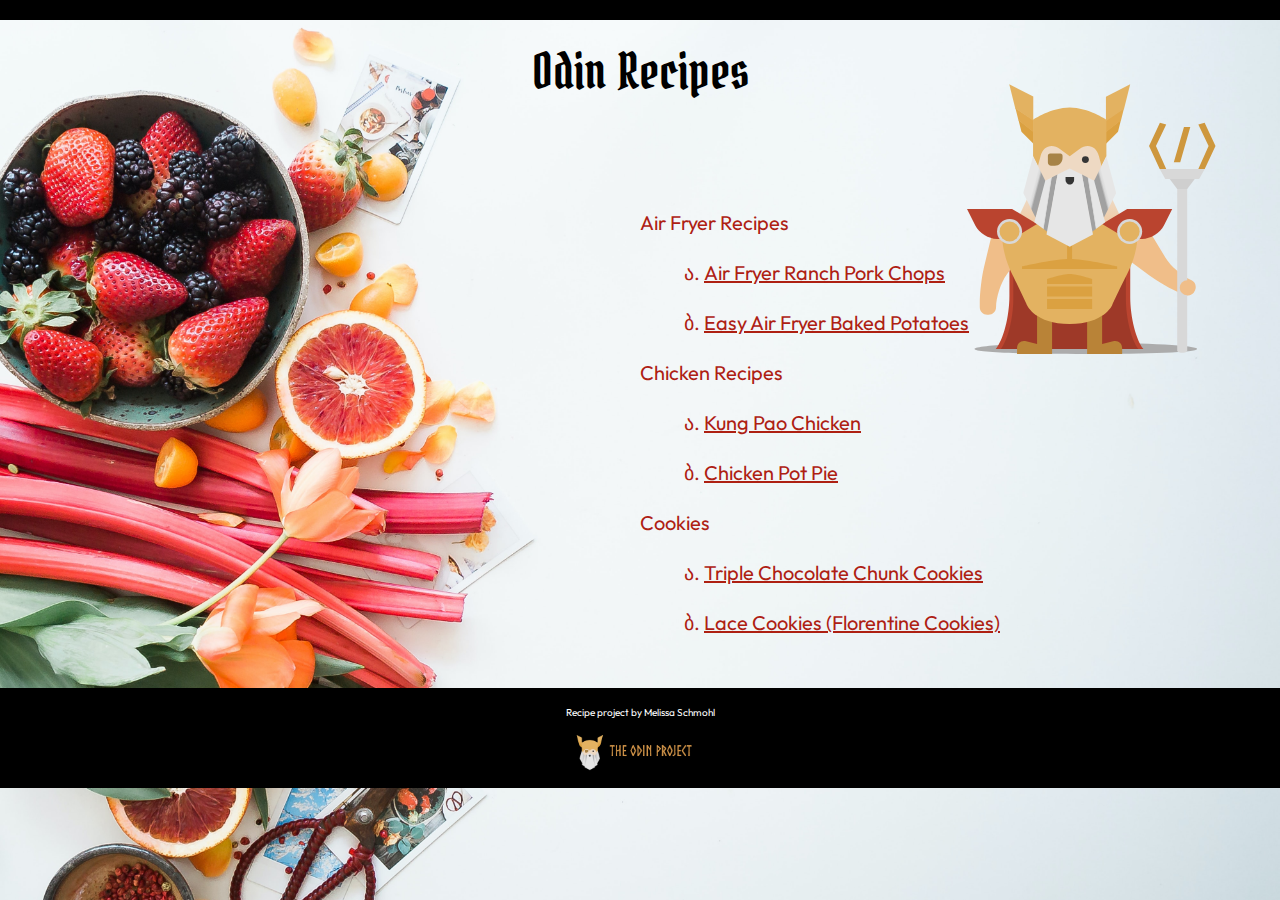
<file: index.html>
<!DOCTYPE html>
<html lang="en">

<head>
    <meta charset="UTF-8">
    <meta http-equiv="X-UA-Compatible" content="IE=edge">
    <meta name="viewport" content="width=device-width, initial-scale=1.0">
    <title>Recipes</title>
    <link rel="stylesheet" href="style.css">

    <link rel="preconnect" href="https://fonts.googleapis.com">
    <link rel="preconnect" href="https://fonts.gstatic.com" crossorigin>
    <link href="https://fonts.googleapis.com/css2?family=Bokor&family=Outfit:wght@300;400;600&display=swap"
        rel="stylesheet">

</head>
<header></header>

<body id="background-image">
    <div><img id="odin" src="recipes/images/odin-mascot.svg" alt="odin-mascot"></div>
    <h1>Odin Recipes</h1>
    <!-- <img style="width: 400px;" src="recipes/images/brooke-lark-08bOYnH_r_E-unsplash.jpg" alt="recipe-image"> -->
    <div>
        <ul class="body">
            <li class="category">Air Fryer Recipes</li>
            <ul>
                <li class="recipe-link"><a href="recipes/air-fryer-ranch-pork-chops.html">Air Fryer Ranch Pork Chops</a>
                </li>
                <li class="recipe-link"><a href="recipes/easy-air-fryer-baked-potatoes.html">Easy Air Fryer Baked
                        Potatoes</a></li>
            </ul>
            <li class="category">Chicken Recipes</li>
            <ul>
                <li class="recipe-link"><a href="recipes/kung-pao-chicken.html">Kung Pao Chicken</a></li>
                <li class="recipe-link"><a href="recipes/chicken-pot-pie.html">Chicken Pot Pie</a></li>
            </ul>
            <li class="category">Cookies</li>
            <ul>
                <li class="recipe-link"><a href="recipes/triple-chocolate-chunk-cookies.html">Triple Chocolate Chunk
                        Cookies</a></li>
                <li class="recipe-link"><a href="recipes/lace-cookies.html">Lace Cookies (Florentine Cookies)</a></li>
            </ul>
        </ul>
    </div>
</body>
<footer>
    <div id="footer-container">
        <div id=projectBy>
            <h4>Recipe project by Melissa Schmohl</h4> 
        </div>
        <div><img id="odin-project" src="recipes/images/theOdinProject.png" alt="OdinProject"></div>
    </div>
</footer>

</html>
</file>
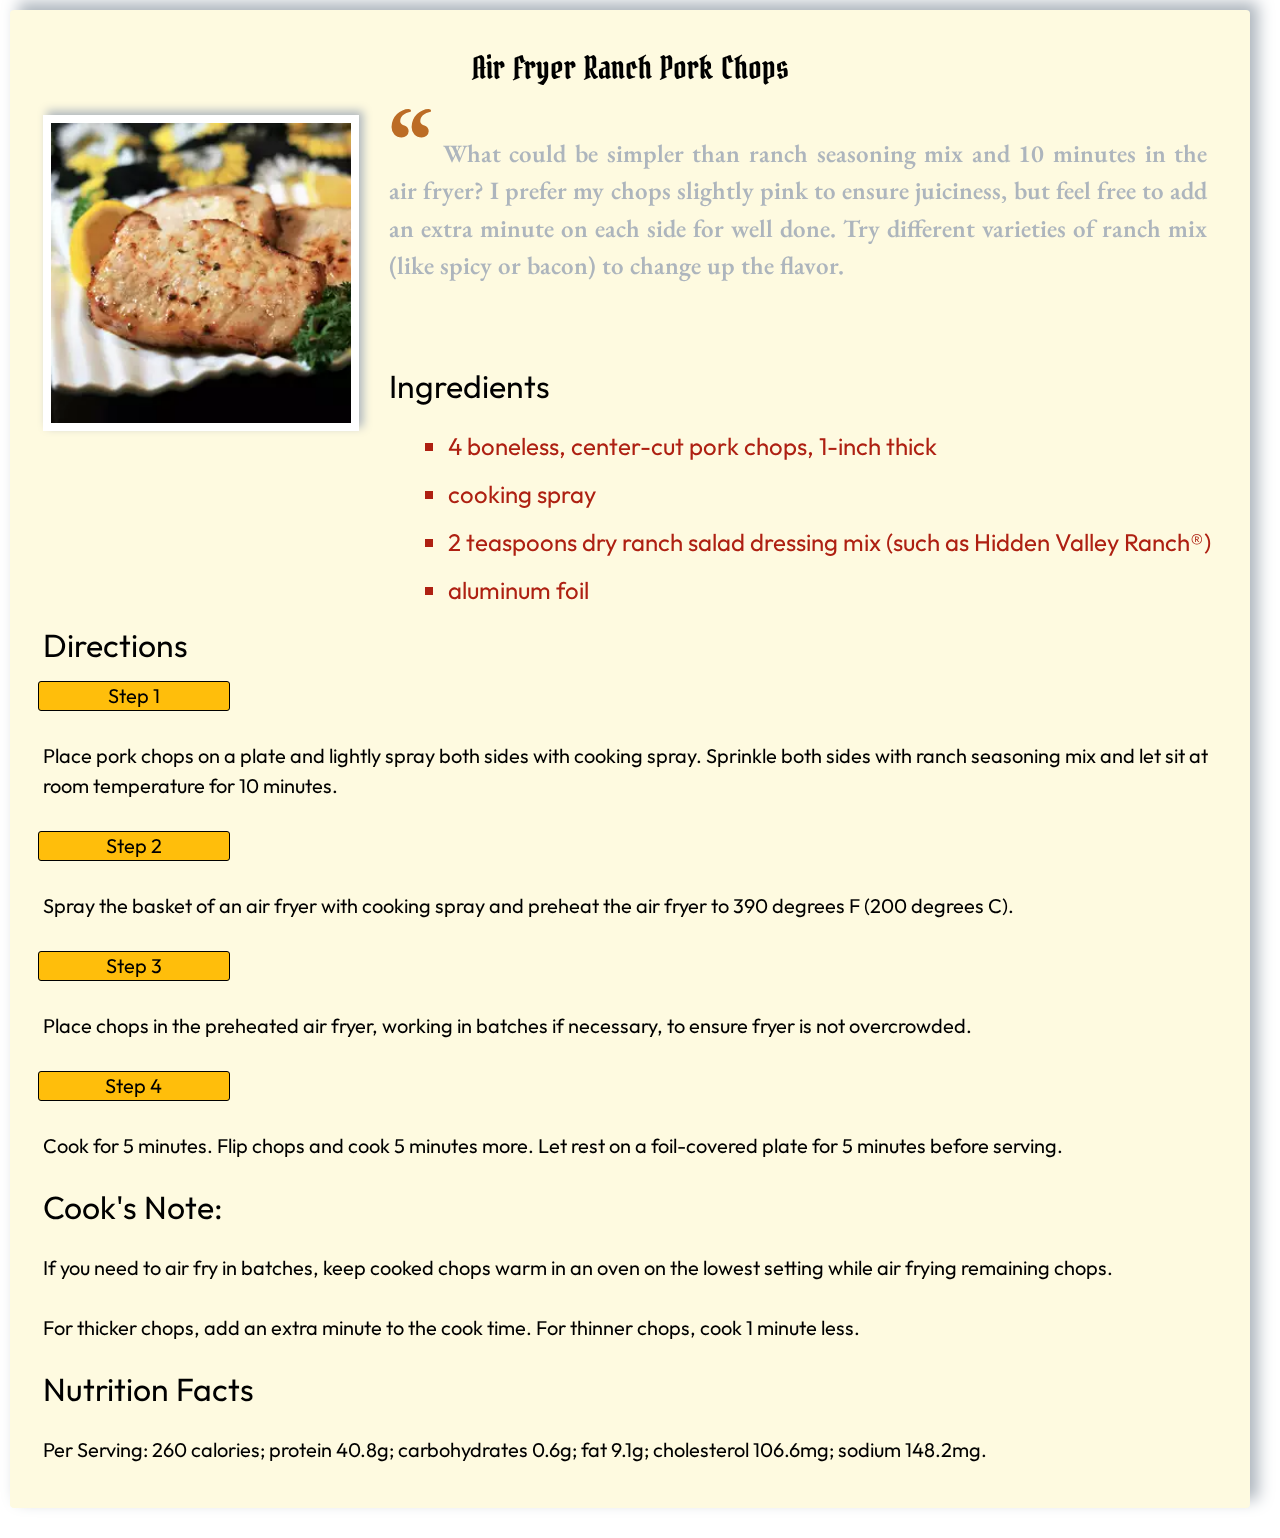
<file: recipes/air-fryer-ranch-pork-chops.html>
<!DOCTYPE html>
<html lang="en">

<head>
    <meta charset="UTF-8">
    <meta http-equiv="X-UA-Compatible" content="IE=edge">
    <meta name="viewport" content="width=device-width, initial-scale=1.0">
    <title>Air-Fryer-Ranch-Pork-Chops</title>
    <link rel="stylesheet" href="../style.css">

    <link rel="preconnect" href="https://fonts.googleapis.com">
    <link rel="preconnect" href="https://fonts.gstatic.com" crossorigin>
    <link href="https://fonts.googleapis.com/css2?family=Bokor&family=Outfit:wght@300;400;600&display=swap"
        rel="stylesheet">
    <link rel="preconnect" href="https://fonts.googleapis.com">
    <link rel="preconnect" href="https://fonts.gstatic.com" crossorigin>
    <link
        href="https://fonts.googleapis.com/css2?family=Bokor&family=EB+Garamond&family=Outfit:wght@300;400;600&display=swap"
        rel="stylesheet">
</head>

<body class="backdrop">
    <div id="recipe-card">
        <h1 class="title">Air Fryer Ranch Pork Chops</h1>
        <img class="photo" src="images/pork-chop.webp" alt="pork-chop">

        <div class="flexbox">
            <blockquote>
                <p class="quote">What could be simpler than ranch seasoning mix and 10 minutes in the air fryer? I
                    prefer my
                    chops slightly pink to ensure juiciness, but feel free to add an extra minute on each side for well
                    done. Try different varieties of ranch mix (like spicy or bacon) to change up the flavor.</p>
            </blockquote>
        </div>
        <div id="space"></div>
        <div class="flexbox-two">
            <h2 class="ingredients">Ingredients</h2>
            <div>
                <ul>
                    <li class="ingredient-item">4 boneless, center-cut pork chops, 1-inch thick</li>
                    <li class="ingredient-item">cooking spray </li>
                    <li class="ingredient-item">2 teaspoons dry ranch salad dressing mix (such as Hidden Valley
                        Ranch®)
                    </li>
                    <li class="ingredient-item">aluminum foil</li>
                </ul>
            </div>
            <h2>Directions</h2>
            <h3 class="step">Step 1</h3>
            <p>Place pork chops on a plate and lightly spray both sides with cooking spray. Sprinkle both sides with
                ranch
                seasoning mix and let sit at room temperature for 10 minutes.</p>
            <h3 class="step">Step 2</h3>
            <p>Spray the basket of an air fryer with cooking spray and preheat the air fryer to 390 degrees F (200
                degrees
                C).
            </p>
            <h3 class="step">Step 3</h3>
            <p>Place chops in the preheated air fryer, working in batches if necessary, to ensure fryer is not
                overcrowded.
            </p>
            <h3 class="step">Step 4</h3>
            <p>Cook for 5 minutes. Flip chops and cook 5 minutes more. Let rest on a foil-covered plate for 5 minutes
                before
                serving.</p>
            <h2>Cook's Note:</h2>
            <p>If you need to air fry in batches, keep cooked chops warm in an oven on the lowest setting while air
                frying
                remaining chops.</p>
            <p>For thicker chops, add an extra minute to the cook time. For thinner chops, cook 1 minute less.</p>
            <h2>Nutrition Facts</h2>
            <p>Per Serving: 260 calories; protein 40.8g; carbohydrates 0.6g; fat 9.1g; cholesterol 106.6mg; sodium
                148.2mg.
            </p>
        </div>
    </div>
</body>

</html>
</file>
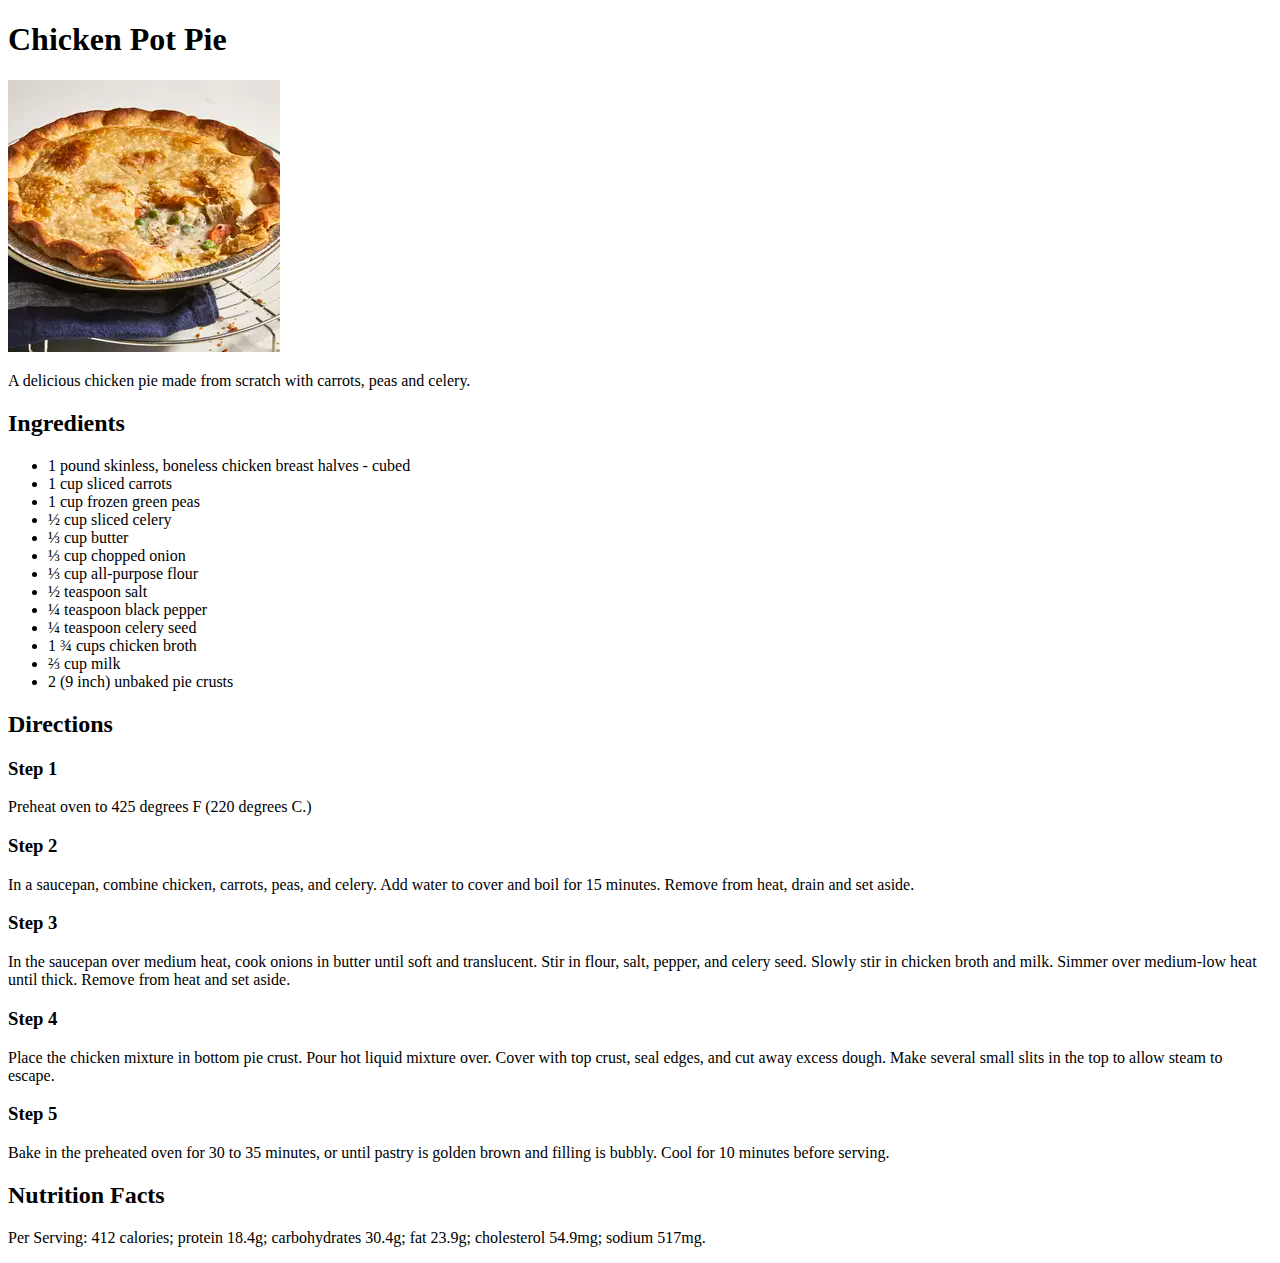
<file: recipes/chicken-pot-pie copy.html>
<!DOCTYPE html>
<html lang="en">

<head>
    <meta charset="UTF-8">
    <meta http-equiv="X-UA-Compatible" content="IE=edge">
    <meta name="viewport" content="width=device-width, initial-scale=1.0">
    <title>Chicken-Pot-Pie</title>
</head>

<body>
    <h1>Chicken Pot Pie</h1>
    <img src="images/chicken-pot-pie.webp" alt="pork-chop">

    <p>A delicious chicken pie made from scratch with carrots, peas and celery.</p>
    <h2>Ingredients</h2>
    <ul>
        <li>1 pound skinless, boneless chicken breast halves - cubed</li>
        <li>1 cup sliced carrots</li>
        <li>1 cup frozen green peas</li>
        <li>½ cup sliced celery</li>
        <li>⅓ cup butter</li>
        <li>⅓ cup chopped onion</li>
        <li>⅓ cup all-purpose flour</li>
        <li>½ teaspoon salt</li>
        <li>¼ teaspoon black pepper</li>
        <li>¼ teaspoon celery seed</li>
        <li>1 ¾ cups chicken broth</li>
        <li>⅔ cup milk</li>
        <li>2 (9 inch) unbaked pie crusts</li>
    </ul>
    <h2>Directions</h2>
    <h3>Step 1</h3>
    <p>Preheat oven to 425 degrees F (220 degrees C.)</p>
    <h3>Step 2</h3>
    <p>In a saucepan, combine chicken, carrots, peas, and celery. Add water to cover and boil for 15 minutes. Remove
        from heat, drain and set aside.</p>
    <h3>Step 3</h3>
    <p>In the saucepan over medium heat, cook onions in butter until soft and translucent. Stir in flour, salt, pepper,
        and celery seed. Slowly stir in chicken broth and milk. Simmer over medium-low heat until thick. Remove from
        heat and set aside.</p>
    <h3>Step 4</h3>
    <p>Place the chicken mixture in bottom pie crust. Pour hot liquid mixture over. Cover with top crust, seal edges,
        and cut away excess dough. Make several small slits in the top to allow steam to escape.</p>
    <h3>Step 5</h3>
    <p>Bake in the preheated oven for 30 to 35 minutes, or until pastry is golden brown and filling is bubbly. Cool for
        10 minutes before serving.</p>
    <h2>Nutrition Facts</h2>
    <p>Per Serving: 412 calories; protein 18.4g; carbohydrates 30.4g; fat 23.9g; cholesterol 54.9mg; sodium 517mg.</p>
</body>

</html>
</file>
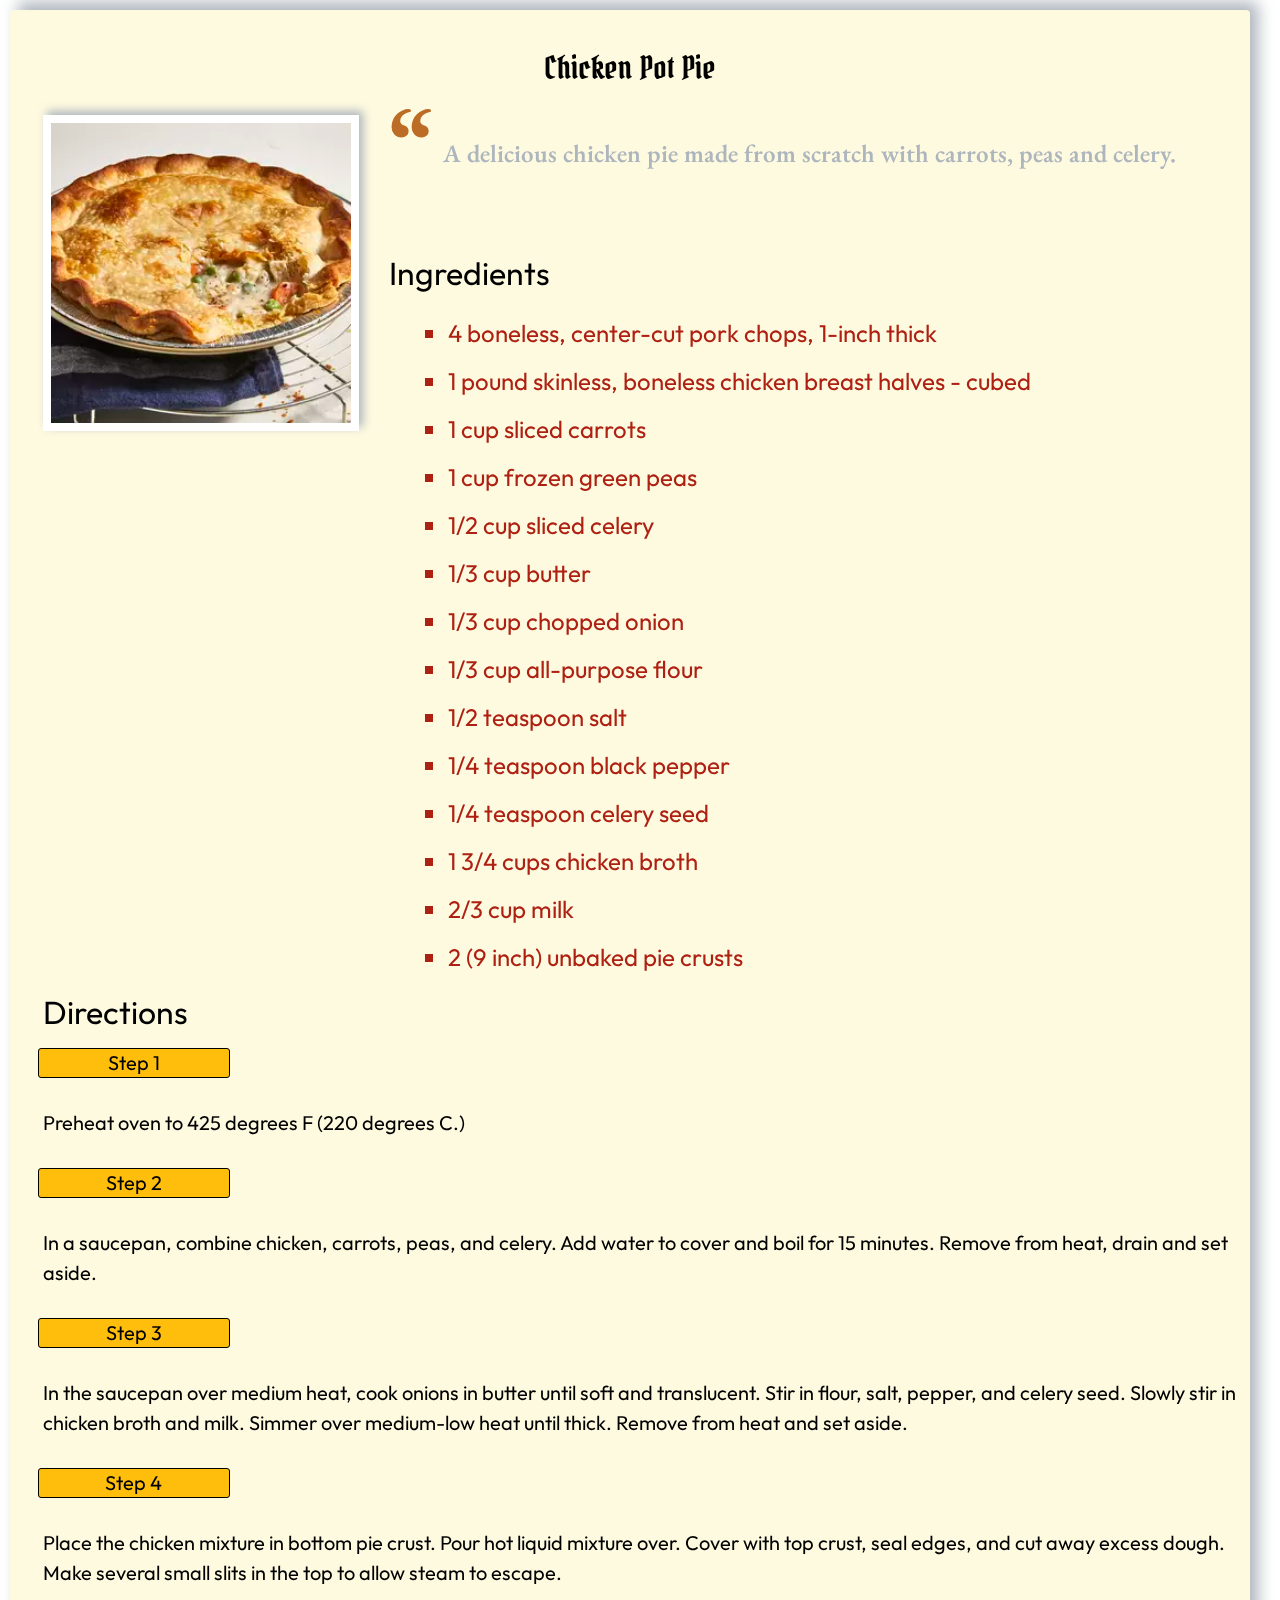
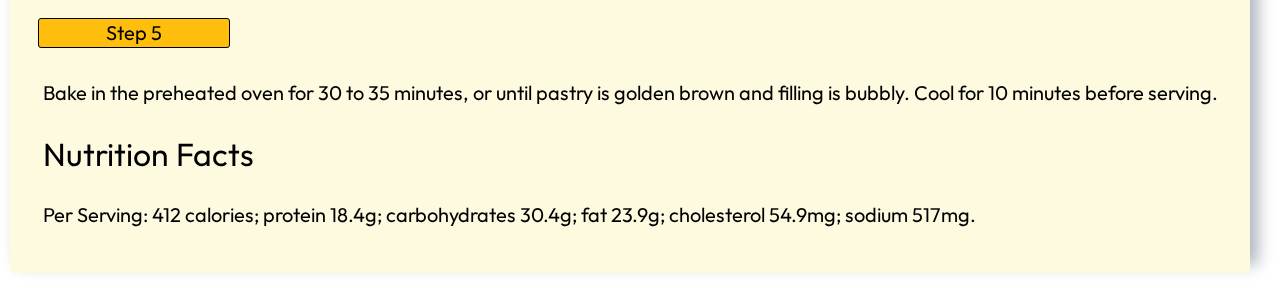
<file: recipes/chicken-pot-pie.html>
<!DOCTYPE html>
<html lang="en">

<head>
    <meta charset="UTF-8">
    <meta http-equiv="X-UA-Compatible" content="IE=edge">
    <meta name="viewport" content="width=device-width, initial-scale=1.0">
    <title>Chicken-Pot-Pie</title>
    <link rel="stylesheet" href="../style.css">

    <link rel="preconnect" href="https://fonts.googleapis.com">
    <link rel="preconnect" href="https://fonts.gstatic.com" crossorigin>
    <link href="https://fonts.googleapis.com/css2?family=Bokor&family=Outfit:wght@300;400;600&display=swap"
        rel="stylesheet">
    <link rel="preconnect" href="https://fonts.googleapis.com">
    <link rel="preconnect" href="https://fonts.gstatic.com" crossorigin>
    <link
        href="https://fonts.googleapis.com/css2?family=Bokor&family=EB+Garamond&family=Outfit:wght@300;400;600&display=swap"
        rel="stylesheet">
</head>

<body class="backdrop">
    <div id="recipe-card">
        <h1 class="title">Chicken Pot Pie</h1>
        <img class="photo" src="images/chicken-pot-pie.webp" alt="chicken-pot-pie">

        <div class="flexbox">
            <blockquote>
                <p class="quote">A delicious chicken pie made from scratch with carrots, peas and celery.</p>
            </blockquote>
        </div>
        <div id="space"></div>
        <div class="flexbox-two">
            <h2 class="ingredients">Ingredients</h2>
            <div>
                <ul>
                    <li class="ingredient-item">4 boneless, center-cut pork chops, 1-inch thick</li>
                    <li class="ingredient-item">1 pound skinless, boneless chicken breast halves - cubed</li>
                    <li class="ingredient-item">1 cup sliced carrots</li>
                    <li class="ingredient-item">1 cup frozen green peas</li>
                    <li class="ingredient-item"><sup>1</sup>/<sub>2</sub> cup sliced celery</li>
                    <li class="ingredient-item"><sup>1</sup>/<sub>3</sub> cup butter</li>
                    <li class="ingredient-item"><sup>1</sup>/<sub>3</sub> cup chopped onion</li>
                    <li class="ingredient-item"><sup>1</sup>/<sub>3</sub> cup all-purpose flour</li>
                    <li class="ingredient-item"><sup>1</sup>/<sub>2</sub> teaspoon salt</li>
                    <li class="ingredient-item"><sup>1</sup>/<sub>4</sub> teaspoon black pepper</li>
                    <li class="ingredient-item"><sup>1</sup>/<sub>4</sub> teaspoon celery seed</li>
                    <li class="ingredient-item">1 <sup>3</sup>/<sub>4</sub> cups chicken broth</li>
                    <li class="ingredient-item"><sup>2</sup>/<sub>3</sub> cup milk</li>
                    <li class="ingredient-item">2 (9 inch) unbaked pie crusts</li>
                </ul>
            </div>
            <h2>Directions</h2>
            <h3 class="step">Step 1</h3>
            <p>Preheat oven to 425 degrees F (220 degrees C.)</p>
            <h3 class="step">Step 2</h3>
            <p>In a saucepan, combine chicken, carrots, peas, and celery. Add water to cover and boil for 15 minutes. Remove
                from heat, drain and set aside.</p>
            <h3 class="step">Step 3</h3>
            <p>In the saucepan over medium heat, cook onions in butter until soft and translucent. Stir in flour, salt, pepper,
                and celery seed. Slowly stir in chicken broth and milk. Simmer over medium-low heat until thick. Remove from
                heat and set aside.</p>
            <h3 class="step">Step 4</h3>
            <p>Place the chicken mixture in bottom pie crust. Pour hot liquid mixture over. Cover with top crust, seal edges,
                and cut away excess dough. Make several small slits in the top to allow steam to escape.</p>
            <h3 class="step">Step 5</h3>
            <p>Bake in the preheated oven for 30 to 35 minutes, or until pastry is golden brown and filling is bubbly. Cool for
                10 minutes before serving.</p>               
            <h2>Nutrition Facts</h2>
            <p>Per Serving: 412 calories; protein 18.4g; carbohydrates 30.4g; fat 23.9g; cholesterol 54.9mg; sodium 517mg.</p>
        </div>
    </div>
</body>

</html>
</file>
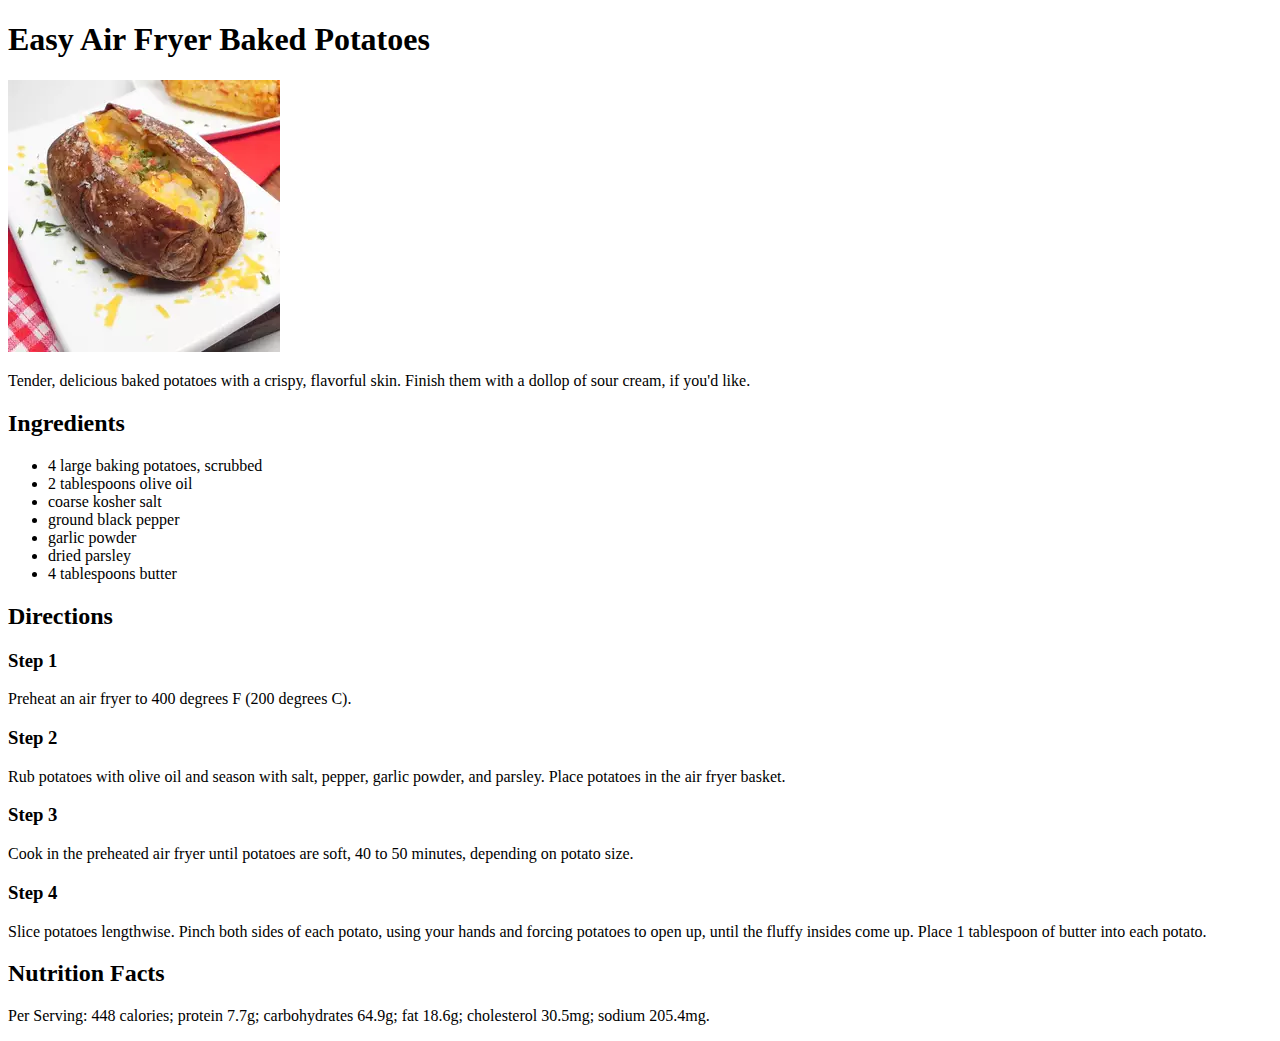
<file: recipes/easy-air-fryer-baked-potatoes copy.html>
<!DOCTYPE html>
<html lang="en">

<head>
    <meta charset="UTF-8">
    <meta http-equiv="X-UA-Compatible" content="IE=edge">
    <meta name="viewport" content="width=device-width, initial-scale=1.0">
    <title>Easy-Air-Fryer-Baked-Potatoes</title>
</head>

<body>
    <h1>Easy Air Fryer Baked Potatoes</h1>
    <img src="images/baked-potato.webp" alt="potato">

    <p>Tender, delicious baked potatoes with a crispy, flavorful skin. Finish them with a dollop of sour cream, if you'd
        like.</p>
    <h2>Ingredients</h2>
    <ul>
        <li>4 large baking potatoes, scrubbed</li>
        <li>2 tablespoons olive oil</li>
        <li>coarse kosher salt</li>
        <li>ground black pepper</li>
        <li>garlic powder</li>
        <li>dried parsley</li>
        <li>4 tablespoons butter</li>
    </ul>
    <h2>Directions</h2>
    <h3>Step 1</h3>
    <p>Preheat an air fryer to 400 degrees F (200 degrees C).</p>
    <h3>Step 2</h3>
    <p>Rub potatoes with olive oil and season with salt, pepper, garlic powder, and parsley. Place potatoes in the air
        fryer basket.</p>
    <h3>Step 3</h3>
    <p>Cook in the preheated air fryer until potatoes are soft, 40 to 50 minutes, depending on potato size.</p>
    <h3>Step 4</h3>
    <p>Slice potatoes lengthwise. Pinch both sides of each potato, using your hands and forcing potatoes to open up,
        until the fluffy insides come up. Place 1 tablespoon of butter into each potato.</p>
    <h2>Nutrition Facts</h2>
    <p>Per Serving: 448 calories; protein 7.7g; carbohydrates 64.9g; fat 18.6g; cholesterol 30.5mg; sodium 205.4mg.</p>
</body>

</html>
</file>
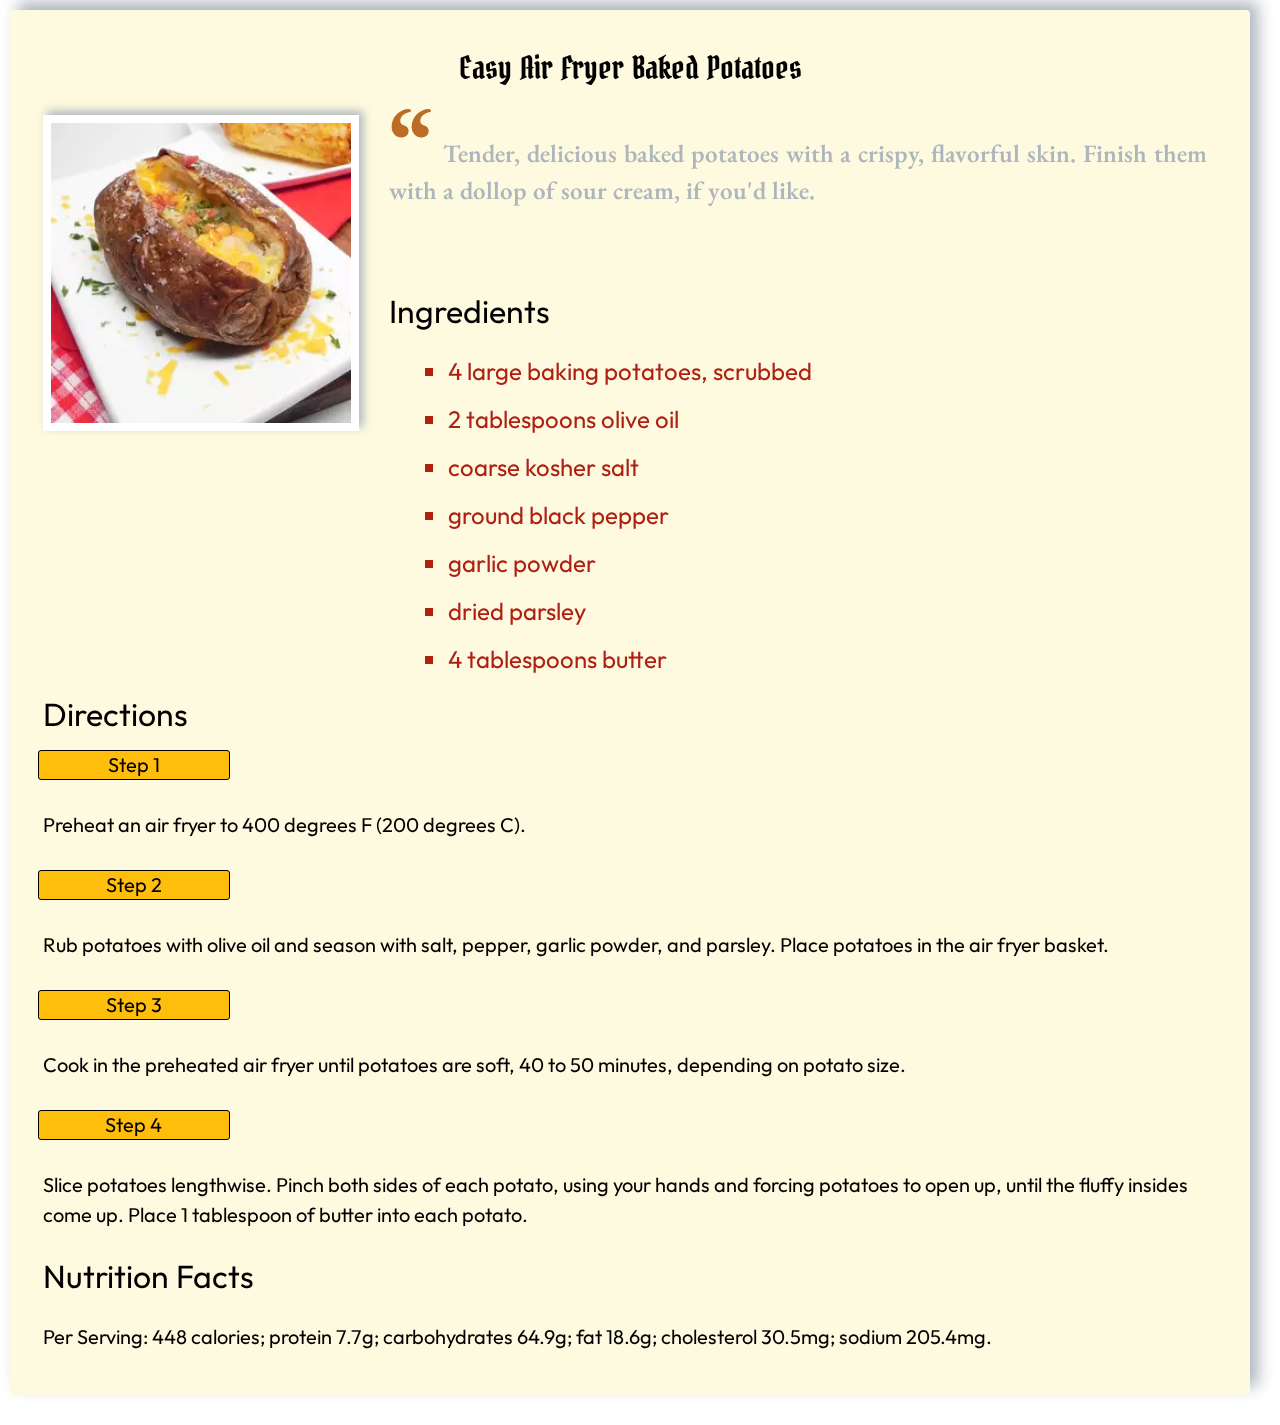
<file: recipes/easy-air-fryer-baked-potatoes.html>
<!DOCTYPE html>
<html lang="en">

<head>
    <meta charset="UTF-8">
    <meta http-equiv="X-UA-Compatible" content="IE=edge">
    <meta name="viewport" content="width=device-width, initial-scale=1.0">
    <title>Easy-Air-Fryer-Baked-Potatoes</title>
    <link rel="stylesheet" href="../style.css">

    <link rel="preconnect" href="https://fonts.googleapis.com">
    <link rel="preconnect" href="https://fonts.gstatic.com" crossorigin>
    <link href="https://fonts.googleapis.com/css2?family=Bokor&family=Outfit:wght@300;400;600&display=swap"
        rel="stylesheet">
    <link rel="preconnect" href="https://fonts.googleapis.com">
    <link rel="preconnect" href="https://fonts.gstatic.com" crossorigin>
    <link
        href="https://fonts.googleapis.com/css2?family=Bokor&family=EB+Garamond&family=Outfit:wght@300;400;600&display=swap"
        rel="stylesheet">
</head>

<body class="backdrop">
    <div id="recipe-card">
        <h1 class="title">Easy Air Fryer Baked Potatoes</h1>
        <img class="photo" src="images/baked-potato.webp" alt="baked-potato">

        <div class="flexbox">
            <blockquote>
                <p class="quote">Tender, delicious baked potatoes with a crispy, flavorful skin. Finish them with a dollop of sour cream, if you'd
                    like.</p>
            </blockquote>
        </div>
        <div id="space"></div>
        <div class="flexbox-two">
            <h2 class="ingredients">Ingredients</h2>
            <div>
                <ul>
                    <li class="ingredient-item">4 large baking potatoes, scrubbed</li>
                    <li class="ingredient-item">2 tablespoons olive oil</li>
                    <li class="ingredient-item">coarse kosher salt</li>
                    <li class="ingredient-item">ground black pepper</li>
                    <li class="ingredient-item">garlic powder</li>
                    <li class="ingredient-item">dried parsley</li>
                    <li class="ingredient-item">4 tablespoons butter</li>
                </ul>
            </div>
            <h2>Directions</h2>
            <h3 class="step">Step 1</h3>
            <p>Preheat an air fryer to 400 degrees F (200 degrees C).</p>
            <h3 class="step">Step 2</h3>
            <p>Rub potatoes with olive oil and season with salt, pepper, garlic powder, and parsley. Place potatoes in the air
                fryer basket.
            </p>
            <h3 class="step">Step 3</h3>
            <p>Cook in the preheated air fryer until potatoes are soft, 40 to 50 minutes, depending on potato size.</p>
            <h3 class="step">Step 4</h3>
            <p>Slice potatoes lengthwise. Pinch both sides of each potato, using your hands and forcing potatoes to open up,
                until the fluffy insides come up. Place 1 tablespoon of butter into each potato.</p>
            <h2>Nutrition Facts</h2>
            <p>Per Serving: 448 calories; protein 7.7g; carbohydrates 64.9g; fat 18.6g; cholesterol 30.5mg; sodium 205.4mg.</p>
        </div>
    </div>
</body>

</html>
</file>
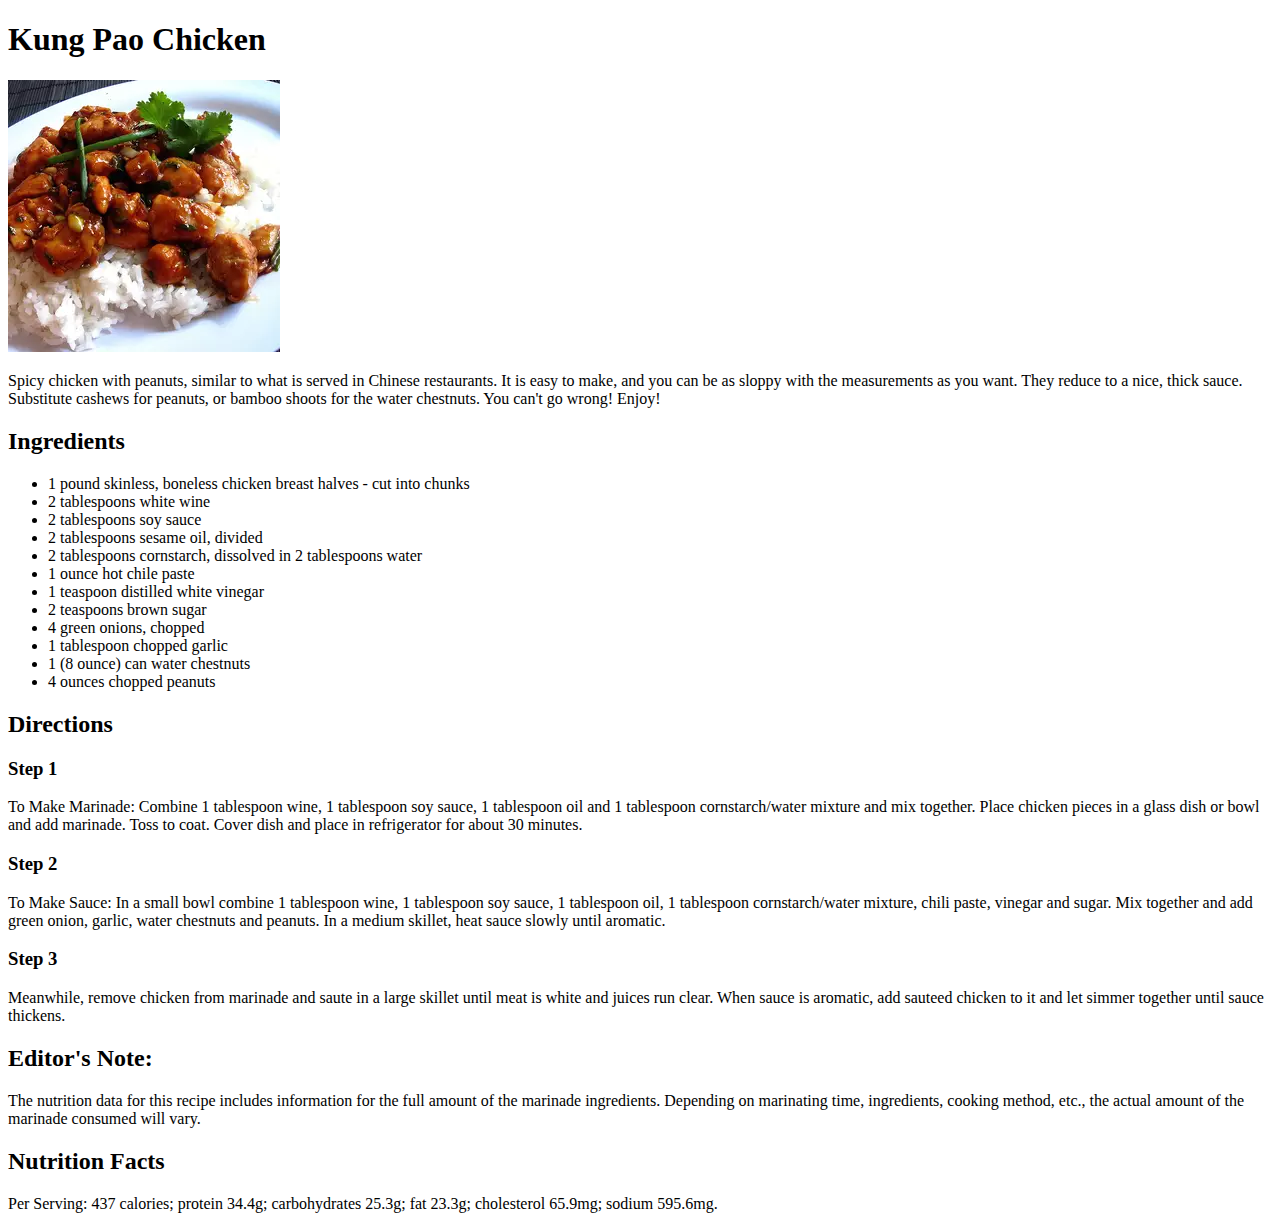
<file: recipes/kung-pao-chicken copy.html>
<!DOCTYPE html>
<html lang="en">

<head>
    <meta charset="UTF-8">
    <meta http-equiv="X-UA-Compatible" content="IE=edge">
    <meta name="viewport" content="width=device-width, initial-scale=1.0">
    <title>Kung-Pao-Chicken</title>
</head>

<body>
    <h1>Kung Pao Chicken</h1>
    <img src="images/kung-poa-chicken.webp" alt="pork-chop">

    <p>Spicy chicken with peanuts, similar to what is served in Chinese restaurants. It is easy to make, and you can be
        as sloppy with the measurements as you want. They reduce to a nice, thick sauce. Substitute cashews for peanuts,
        or bamboo shoots for the water chestnuts. You can't go wrong! Enjoy!</p>
    <h2>Ingredients</h2>
    <ul>
        <li>1 pound skinless, boneless chicken breast halves - cut into chunks</li>
        <li>2 tablespoons white wine</li>
        <li>2 tablespoons soy sauce</li>
        <li>2 tablespoons sesame oil, divided</li>
        <li>2 tablespoons cornstarch, dissolved in 2 tablespoons water</li>
        <li>1 ounce hot chile paste</li>
        <li>1 teaspoon distilled white vinegar</li>
        <li>2 teaspoons brown sugar</li>
        <li>4 green onions, chopped</li>
        <li>1 tablespoon chopped garlic</li>
        <li>1 (8 ounce) can water chestnuts</li>
        <li>4 ounces chopped peanuts</li>
    </ul>
    <h2>Directions</h2>
    <h3>Step 1</h3>
    <p>To Make Marinade: Combine 1 tablespoon wine, 1 tablespoon soy sauce, 1 tablespoon oil and 1 tablespoon
        cornstarch/water mixture and mix together. Place chicken pieces in a glass dish or bowl and add marinade. Toss
        to coat. Cover dish and place in refrigerator for about 30 minutes.</p>
    <h3>Step 2</h3>
    <p>To Make Sauce: In a small bowl combine 1 tablespoon wine, 1 tablespoon soy sauce, 1 tablespoon oil, 1 tablespoon
        cornstarch/water mixture, chili paste, vinegar and sugar. Mix together and add green onion, garlic, water
        chestnuts and peanuts. In a medium skillet, heat sauce slowly until aromatic.</p>
    <h3>Step 3</h3>
    <p>Meanwhile, remove chicken from marinade and saute in a large skillet until meat is white and juices run clear.
        When sauce is aromatic, add sauteed chicken to it and let simmer together until sauce thickens.</p>
    <h2>Editor's Note:</h2>
    <p>The nutrition data for this recipe includes information for the full amount of the marinade ingredients.
        Depending on marinating time, ingredients, cooking method, etc., the actual amount of the marinade consumed will
        vary.</p>
    <h2>Nutrition Facts</h2>
    <p>Per Serving: 437 calories; protein 34.4g; carbohydrates 25.3g; fat 23.3g; cholesterol 65.9mg; sodium 595.6mg.</p>
</body>

</html>
</file>
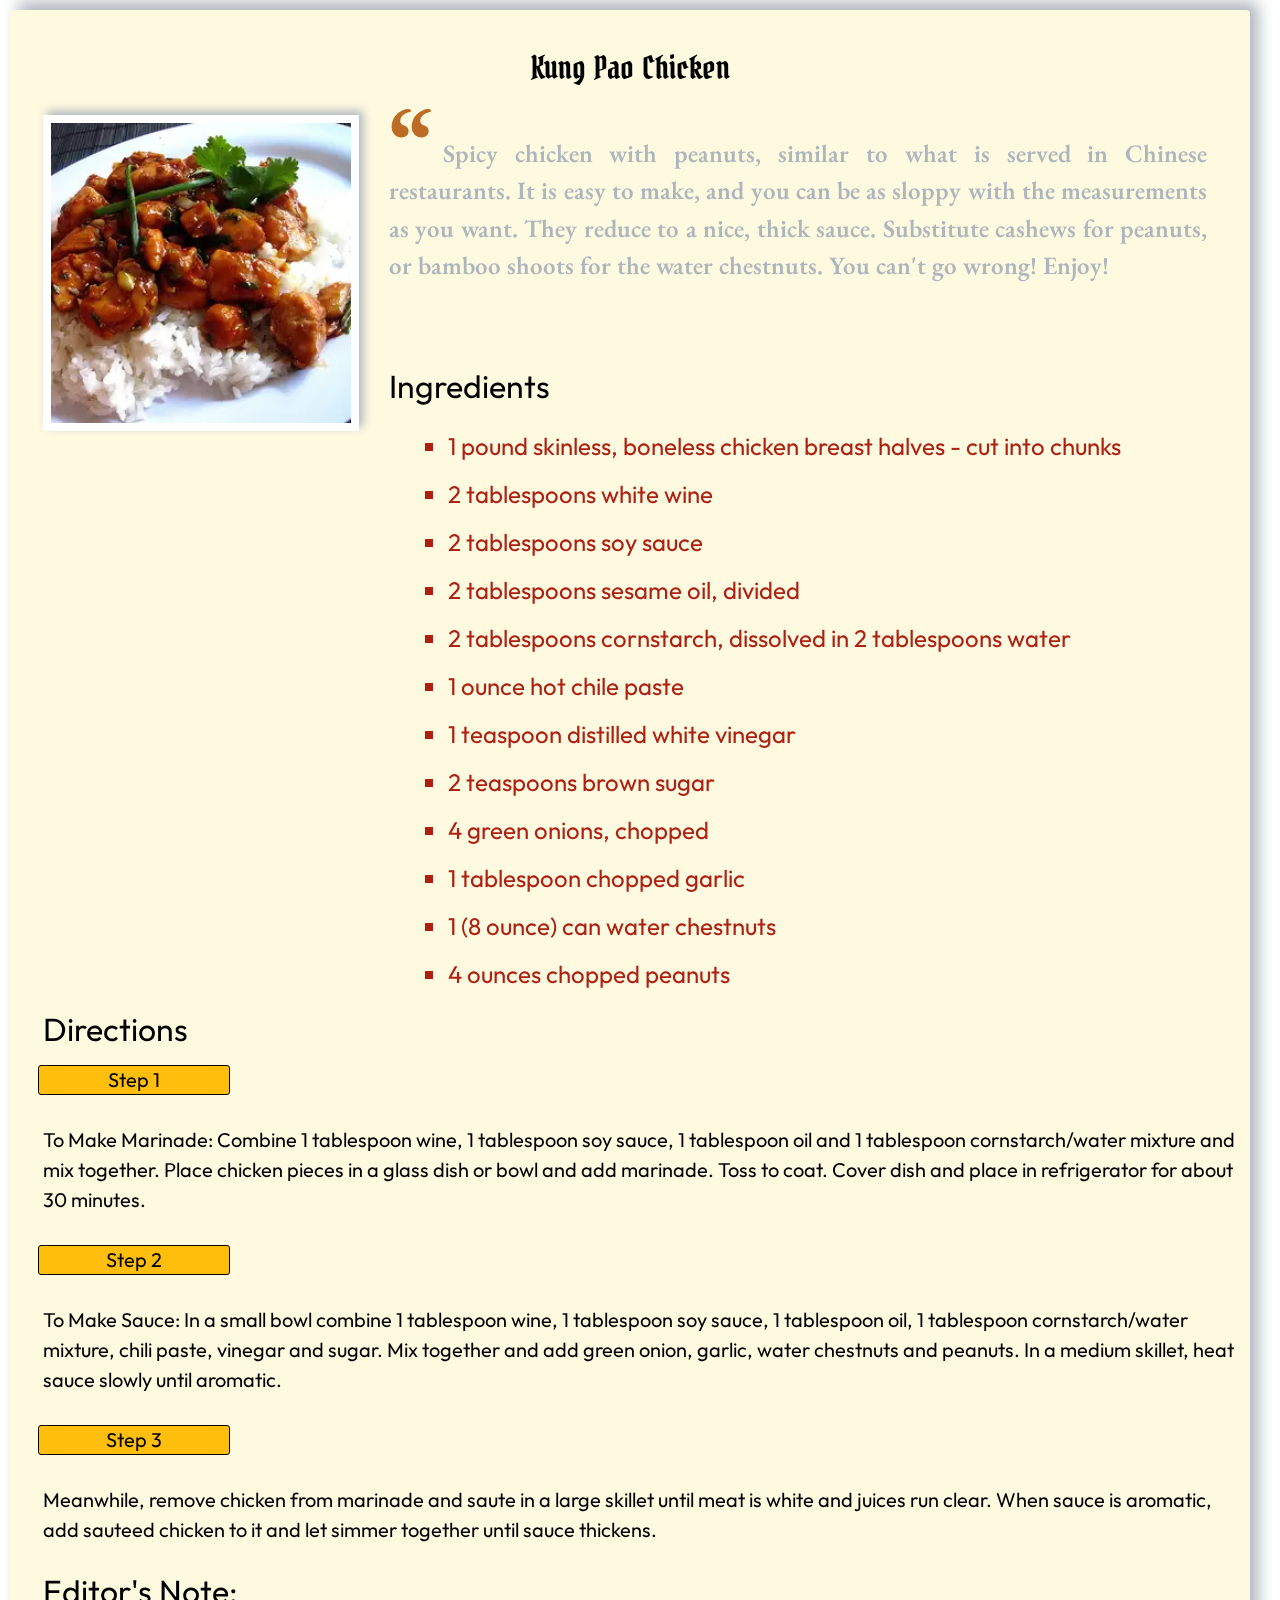
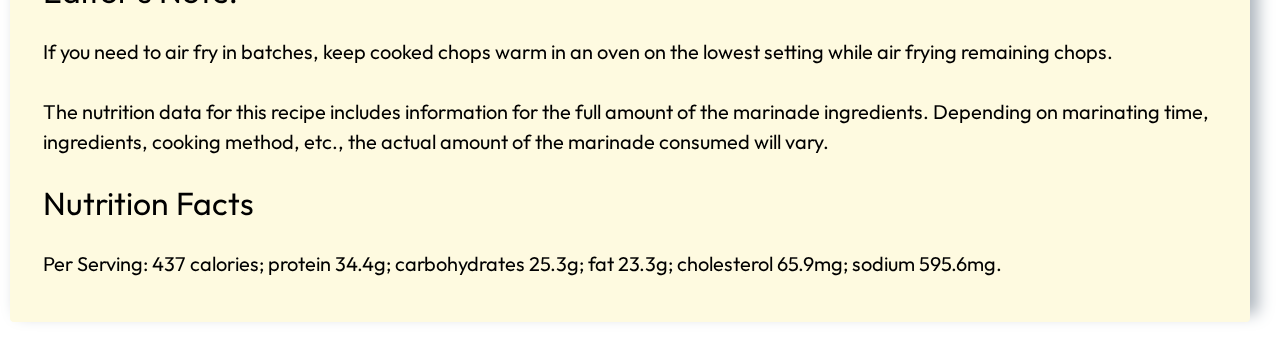
<file: recipes/kung-pao-chicken.html>
<!DOCTYPE html>
<html lang="en">

<head>
    <meta charset="UTF-8">
    <meta http-equiv="X-UA-Compatible" content="IE=edge">
    <meta name="viewport" content="width=device-width, initial-scale=1.0">
    <title>Kung-Pao-Chicken</title>
    <link rel="stylesheet" href="../style.css">

    <link rel="preconnect" href="https://fonts.googleapis.com">
    <link rel="preconnect" href="https://fonts.gstatic.com" crossorigin>
    <link href="https://fonts.googleapis.com/css2?family=Bokor&family=Outfit:wght@300;400;600&display=swap"
        rel="stylesheet">
    <link rel="preconnect" href="https://fonts.googleapis.com">
    <link rel="preconnect" href="https://fonts.gstatic.com" crossorigin>
    <link
        href="https://fonts.googleapis.com/css2?family=Bokor&family=EB+Garamond&family=Outfit:wght@300;400;600&display=swap"
        rel="stylesheet">
</head>

<body class="backdrop">
    <div id="recipe-card">
        <h1 class="title">Kung Pao Chicken</h1>
        <img class="photo" src="images/kung-poa-chicken.webp" alt="kung-pao-chicken">

        <div class="flexbox">
            <blockquote>
                <p class="quote">Spicy chicken with peanuts, similar to what is served in Chinese restaurants. It is easy to make, and you can be
                    as sloppy with the measurements as you want. They reduce to a nice, thick sauce. Substitute cashews for peanuts,
                    or bamboo shoots for the water chestnuts. You can't go wrong! Enjoy!</p>
            </blockquote>
        </div>
        <div id="space"></div>
        <div class="flexbox-two">
            <h2 class="ingredients">Ingredients</h2>
            <div>
                <ul>
                    <li class="ingredient-item">1 pound skinless, boneless chicken breast halves - cut into chunks</li>
                    <li class="ingredient-item">2 tablespoons white wine</li>
                    <li class="ingredient-item">2 tablespoons soy sauce</li>
                    <li class="ingredient-item">2 tablespoons sesame oil, divided</li>
                    <li class="ingredient-item">2 tablespoons cornstarch, dissolved in 2 tablespoons water</li>
                    <li class="ingredient-item">1 ounce hot chile paste</li>
                    <li class="ingredient-item">1 teaspoon distilled white vinegar</li>
                    <li class="ingredient-item">2 teaspoons brown sugar</li>
                    <li class="ingredient-item">4 green onions, chopped</li>
                    <li class="ingredient-item">1 tablespoon chopped garlic</li>
                    <li class="ingredient-item">1 (8 ounce) can water chestnuts</li>
                    <li class="ingredient-item">4 ounces chopped peanuts</li>
                </ul>
            </div>
            <h2>Directions</h2>
            <h3 class="step">Step 1</h3>
            <p>To Make Marinade: Combine 1 tablespoon wine, 1 tablespoon soy sauce, 1 tablespoon oil and 1 tablespoon
                cornstarch/water mixture and mix together. Place chicken pieces in a glass dish or bowl and add marinade. Toss
                to coat. Cover dish and place in refrigerator for about 30 minutes.</p>
            <h3 class="step">Step 2</h3>
            <p>To Make Sauce: In a small bowl combine 1 tablespoon wine, 1 tablespoon soy sauce, 1 tablespoon oil, 1 tablespoon
                cornstarch/water mixture, chili paste, vinegar and sugar. Mix together and add green onion, garlic, water
                chestnuts and peanuts. In a medium skillet, heat sauce slowly until aromatic.</p>
            <h3 class="step">Step 3</h3>
            <p>Meanwhile, remove chicken from marinade and saute in a large skillet until meat is white and juices run clear.
                When sauce is aromatic, add sauteed chicken to it and let simmer together until sauce thickens.</p>
            <h2>Editor's Note:</h2>
            <p>If you need to air fry in batches, keep cooked chops warm in an oven on the lowest setting while air
                frying
                remaining chops.</p>
            <p>The nutrition data for this recipe includes information for the full amount of the marinade ingredients.
                Depending on marinating time, ingredients, cooking method, etc., the actual amount of the marinade consumed will
                vary.</p>
            <h2>Nutrition Facts</h2>
            <p>Per Serving: 437 calories; protein 34.4g; carbohydrates 25.3g; fat 23.3g; cholesterol 65.9mg; sodium 595.6mg.</p>
        </div>
    </div>
</body>

</html>
</file>
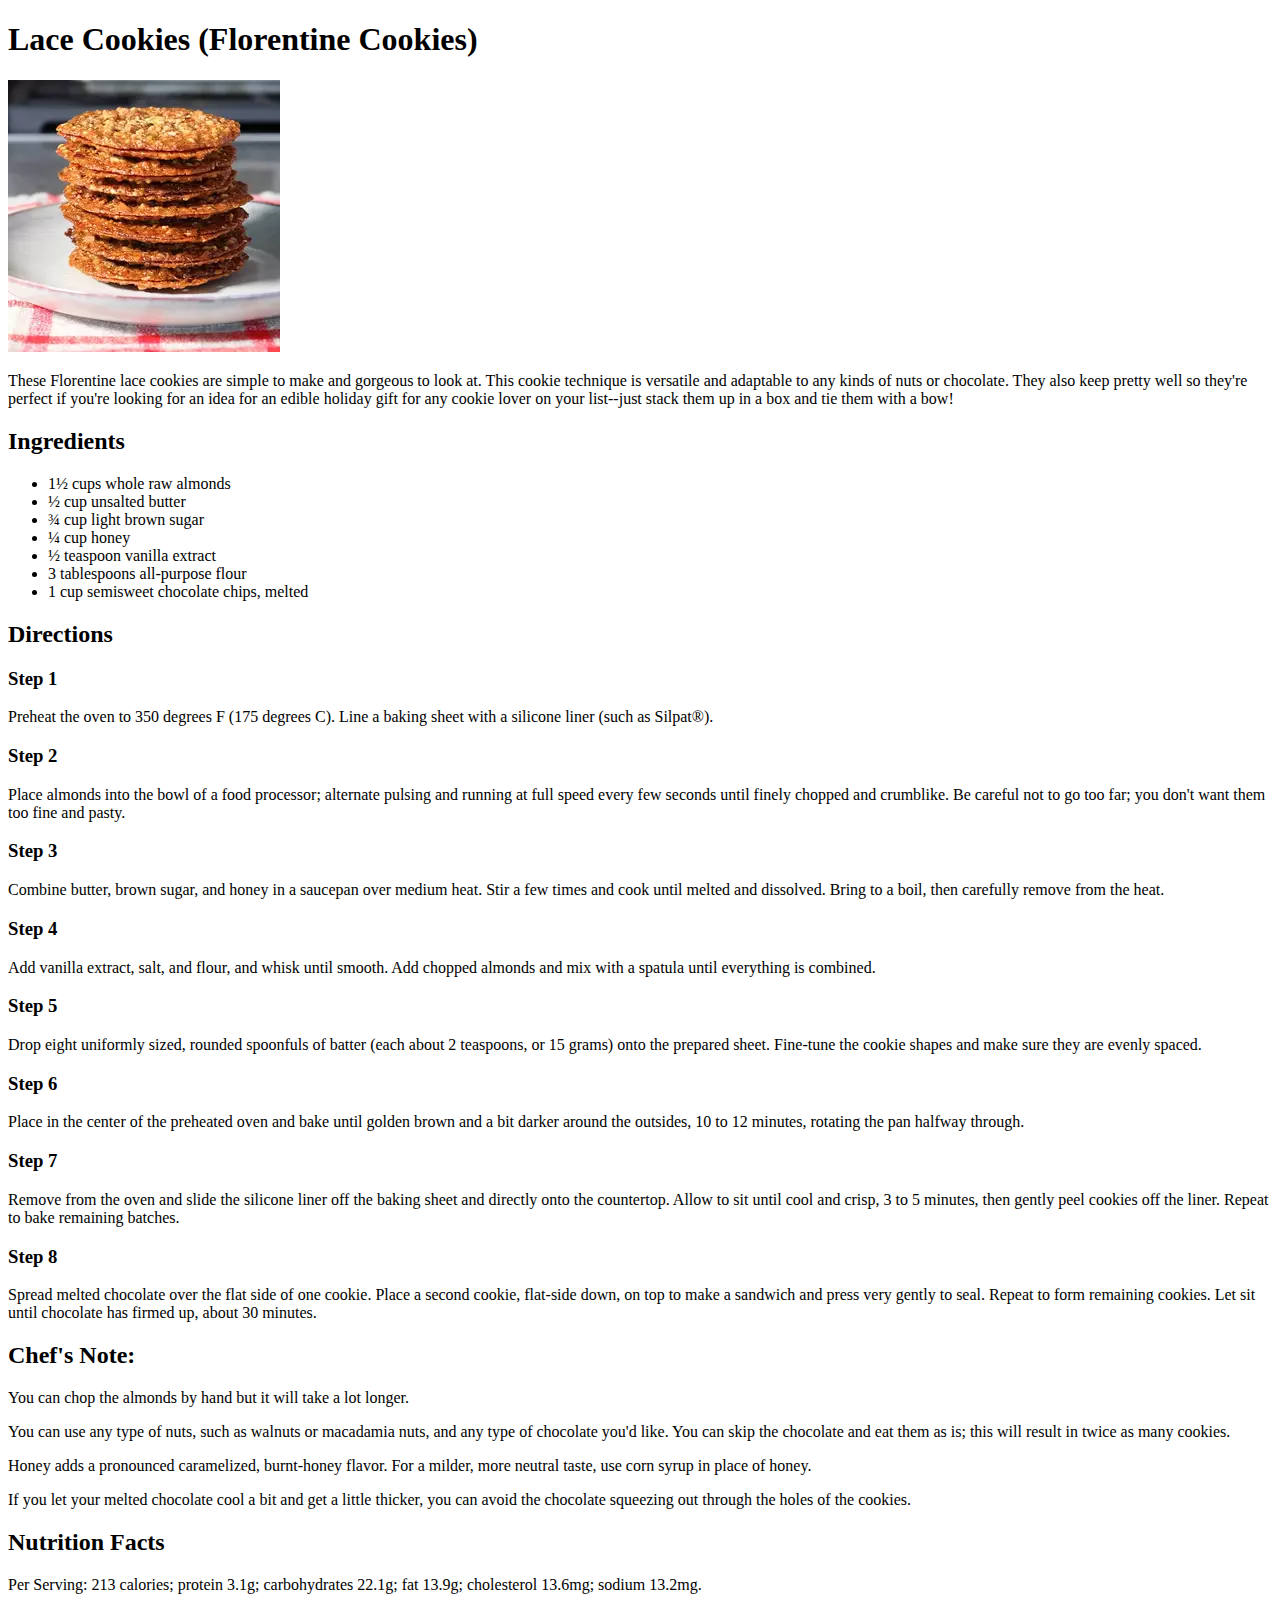
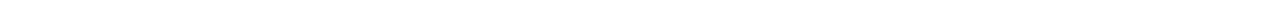
<file: recipes/lace-cookies copy.html>
<!DOCTYPE html>
<html lang="en">

<head>
    <meta charset="UTF-8">
    <meta http-equiv="X-UA-Compatible" content="IE=edge">
    <meta name="viewport" content="width=device-width, initial-scale=1.0">
    <title>Lace-Cookies</title>
</head>

<body>
    <h1>Lace Cookies (Florentine Cookies)</h1>
    <img src="images/lace-cookies.webp" alt="lace-cookies">
    <p>These Florentine lace cookies are simple to make and gorgeous to look at. This cookie technique is versatile and
        adaptable to any kinds of nuts or chocolate. They also keep pretty well so they're perfect if you're looking for
        an idea for an edible holiday gift for any cookie lover on your list--just stack them up in a box and tie them
        with a bow!</p>
    <h2>Ingredients</h2>
    <ul>
        <li>1½ cups whole raw almonds</li>
        <li>½ cup unsalted butter</li>
        <li>¾ cup light brown sugar</li>
        <li>¼ cup honey</li>
        <li>½ teaspoon vanilla extract</li>
        <li1 pinch salt>
            </li>
            <li>3 tablespoons all-purpose flour </li>
            <li>1 cup semisweet chocolate chips, melted</li>
    </ul>
    <h2>Directions</h2>
    <h3>Step 1</h3>
    <p>Preheat the oven to 350 degrees F (175 degrees C). Line a baking sheet with a silicone liner (such as Silpat®).
    </p>
    <h3>Step 2</h3>
    <p>Place almonds into the bowl of a food processor; alternate pulsing and running at full speed every few seconds
        until finely chopped and crumblike. Be careful not to go too far; you don't want them too fine and pasty.</p>
    <h3>Step 3</h3>
    <p>Combine butter, brown sugar, and honey in a saucepan over medium heat. Stir a few times and cook until melted and
        dissolved. Bring to a boil, then carefully remove from the heat.</p>
    <h3>Step 4</h3>
    <p>Add vanilla extract, salt, and flour, and whisk until smooth. Add chopped almonds and mix with a spatula until
        everything is combined.</p>
    <h3>Step 5</h3>
    <p>Drop eight uniformly sized, rounded spoonfuls of batter (each about 2 teaspoons, or 15 grams) onto the prepared
        sheet. Fine-tune the cookie shapes and make sure they are evenly spaced.</p>
    <h3>Step 6</h3>
    <p>Place in the center of the preheated oven and bake until golden brown and a bit darker around the outsides, 10 to
        12 minutes, rotating the pan halfway through.</p>
    <h3>Step 7</h3>
    <p>Remove from the oven and slide the silicone liner off the baking sheet and directly onto the countertop. Allow to
        sit until cool and crisp, 3 to 5 minutes, then gently peel cookies off the liner. Repeat to bake remaining
        batches.</p>
    <h3>Step 8</h3>
    <p>Spread melted chocolate over the flat side of one cookie. Place a second cookie, flat-side down, on top to make a
        sandwich and press very gently to seal. Repeat to form remaining cookies. Let sit until chocolate has firmed up,
        about 30 minutes.</p>
    <h2>Chef's Note:</h2>
    <p>You can chop the almonds by hand but it will take a lot longer.</p>
    <p>You can use any type of nuts, such as walnuts or macadamia nuts, and any type of chocolate you'd like. You can
        skip the chocolate and eat them as is; this will result in twice as many cookies.</p>
    <p>Honey adds a pronounced caramelized, burnt-honey flavor. For a milder, more neutral taste, use corn syrup in
        place of honey.</p>
    <p>If you let your melted chocolate cool a bit and get a little thicker, you can avoid the chocolate squeezing out
        through the holes of the cookies.</p>
    <h2>Nutrition Facts</h2>
    <p>Per Serving: 213 calories; protein 3.1g; carbohydrates 22.1g; fat 13.9g; cholesterol 13.6mg; sodium 13.2mg.</p>
</body>

</html>
</file>
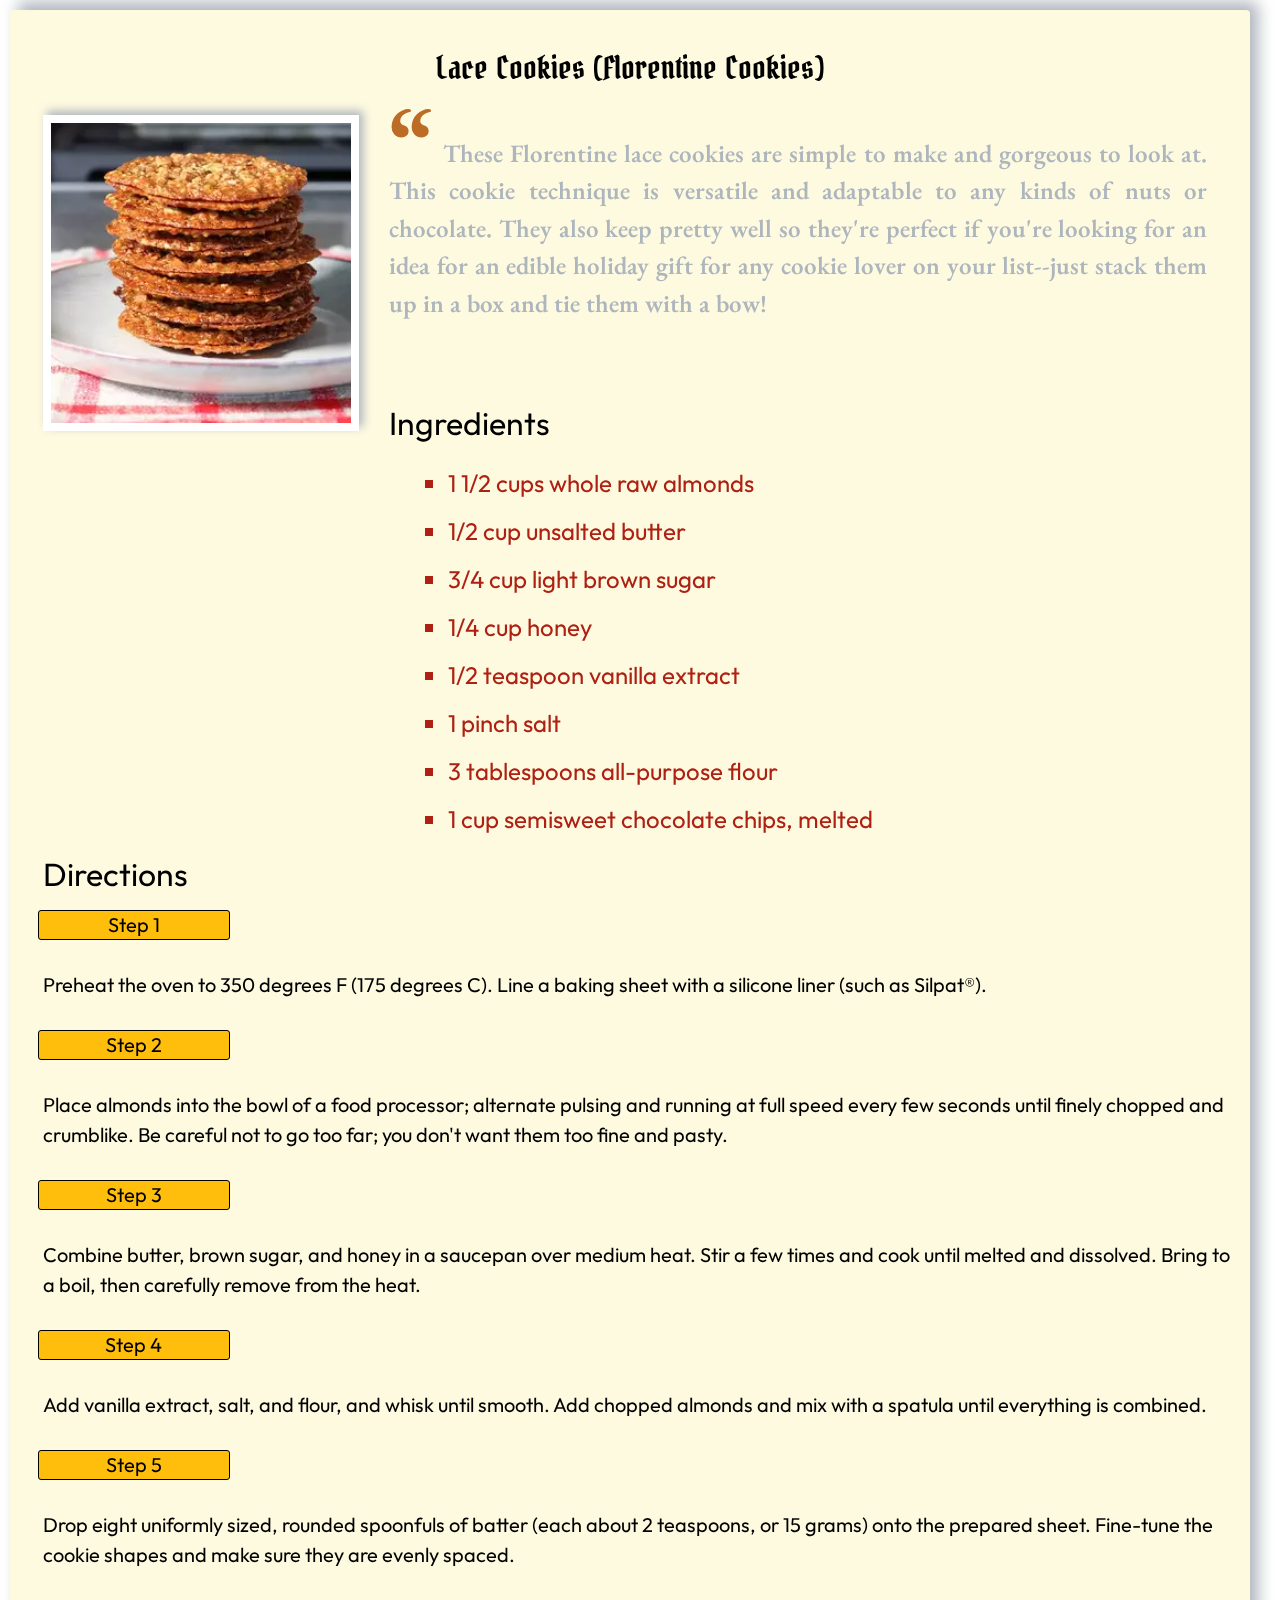
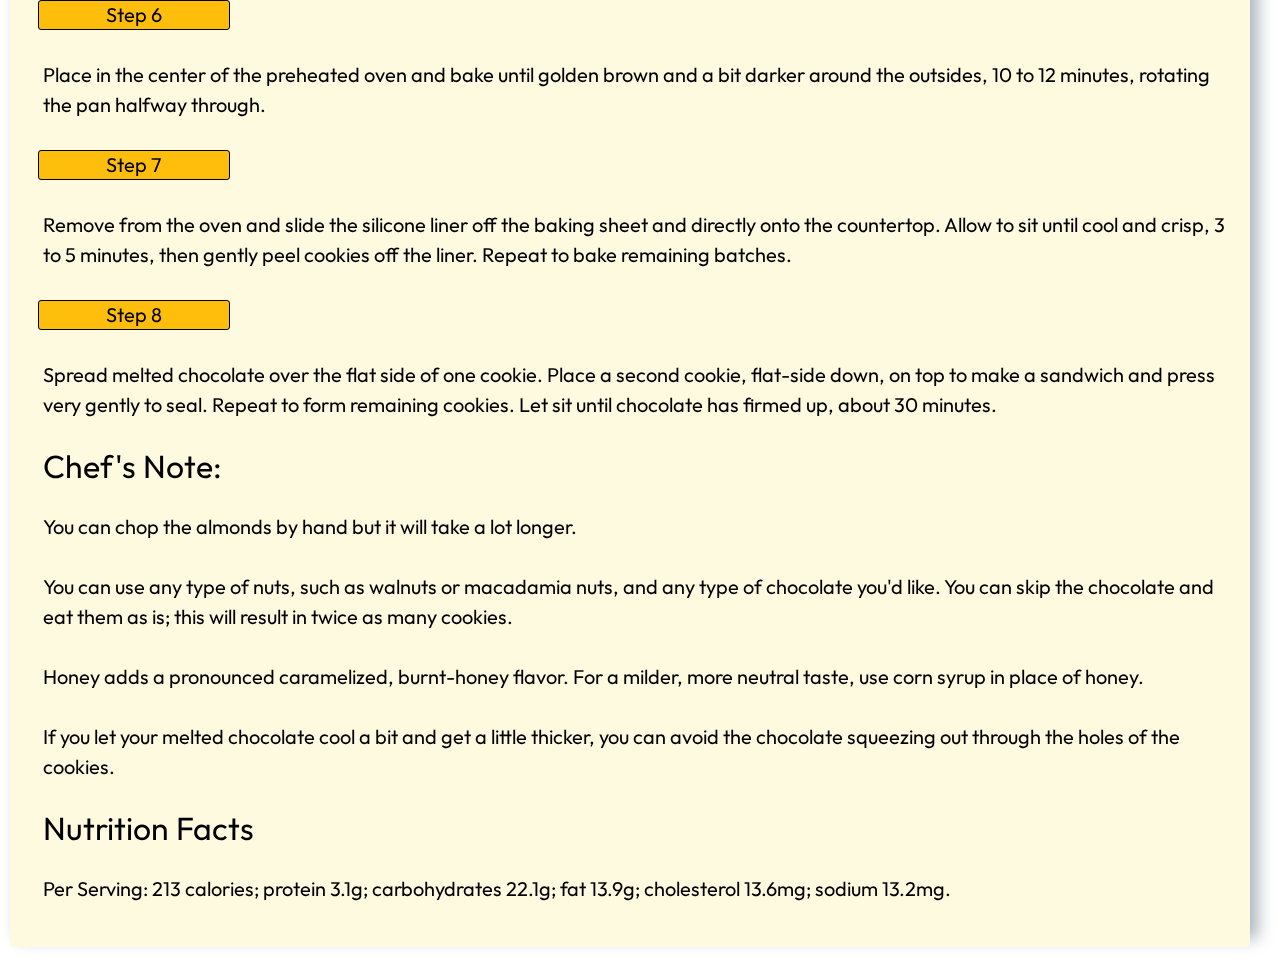
<file: recipes/lace-cookies.html>
<!DOCTYPE html>
<html lang="en">

<head>
    <meta charset="UTF-8">
    <meta http-equiv="X-UA-Compatible" content="IE=edge">
    <meta name="viewport" content="width=device-width, initial-scale=1.0">
    <title>Lace-Cookies</title>
    <link rel="stylesheet" href="../style.css">

    <link rel="preconnect" href="https://fonts.googleapis.com">
    <link rel="preconnect" href="https://fonts.gstatic.com" crossorigin>
    <link href="https://fonts.googleapis.com/css2?family=Bokor&family=Outfit:wght@300;400;600&display=swap"
        rel="stylesheet">
    <link rel="preconnect" href="https://fonts.googleapis.com">
    <link rel="preconnect" href="https://fonts.gstatic.com" crossorigin>
    <link
        href="https://fonts.googleapis.com/css2?family=Bokor&family=EB+Garamond&family=Outfit:wght@300;400;600&display=swap"
        rel="stylesheet">
</head>

<body class="backdrop">
    <div id="recipe-card">
        <h1 class="title">Lace Cookies (Florentine Cookies)</h1>
        <img class="photo" src="images/lace-cookies.webp" alt="lace-cookies">

        <div class="flexbox">
            <blockquote>
                <p class="quote">These Florentine lace cookies are simple to make and gorgeous to look at. This cookie technique is versatile and
                    adaptable to any kinds of nuts or chocolate. They also keep pretty well so they're perfect if you're looking for
                    an idea for an edible holiday gift for any cookie lover on your list--just stack them up in a box and tie them
                    with a bow!</p>
            </blockquote>
        </div>
        <div id="space"></div>
        <div class="flexbox-two">
            <h2 class="ingredients">Ingredients</h2>
            <div>
                <ul>
                    <li class="ingredient-item">1 <sup>1</sup>/<sub>2</sub> cups whole raw almonds</li>
                    <li class="ingredient-item"><sup>1</sup>/<sub>2</sub> cup unsalted butter</li>
                    <li class="ingredient-item"><sup>3</sup>/<sub>4</sub> cup light brown sugar</li>
                    <li class="ingredient-item"><sup>1</sup>/<sub>4</sub> cup honey</li>
                    <li class="ingredient-item"><sup>1</sup>/<sub>2</sub> teaspoon vanilla extract</li>
                    <li class="ingredient-item">1 pinch salt</li>
                    <li class="ingredient-item">3 tablespoons all-purpose flour </li>
                    <li class="ingredient-item">1 cup semisweet chocolate chips, melted</li>
                </ul>
            </div>
            <h2>Directions</h2>
            <h3 class="step">Step 1</h3>
            <p>Preheat the oven to 350 degrees F (175 degrees C). Line a baking sheet with a silicone liner (such as Silpat®).</p>
            <h3 class="step">Step 2</h3>
            <p>Place almonds into the bowl of a food processor; alternate pulsing and running at full speed every few seconds
                until finely chopped and crumblike. Be careful not to go too far; you don't want them too fine and pasty.</p>
            <h3 class="step">Step 3</h3>
            <p>Combine butter, brown sugar, and honey in a saucepan over medium heat. Stir a few times and cook until melted and
                dissolved. Bring to a boil, then carefully remove from the heat.</p>
            <h3 class="step">Step 4</h3>
            <p>Add vanilla extract, salt, and flour, and whisk until smooth. Add chopped almonds and mix with a spatula until
                everything is combined.</p>
            <h3 class="step">Step 5</h3>
            <p>Drop eight uniformly sized, rounded spoonfuls of batter (each about 2 teaspoons, or 15 grams) onto the prepared
                sheet. Fine-tune the cookie shapes and make sure they are evenly spaced.</p>
            <h3 class="step">Step 6</h3>
            <p>Place in the center of the preheated oven and bake until golden brown and a bit darker around the outsides, 10 to
                12 minutes, rotating the pan halfway through.</p>
            <h3 class="step">Step 7</h3>
            <p>Remove from the oven and slide the silicone liner off the baking sheet and directly onto the countertop. Allow to
                sit until cool and crisp, 3 to 5 minutes, then gently peel cookies off the liner. Repeat to bake remaining
                batches.</p>
            <h3 class="step">Step 8</h3>
            <p>Spread melted chocolate over the flat side of one cookie. Place a second cookie, flat-side down, on top to make a
                sandwich and press very gently to seal. Repeat to form remaining cookies. Let sit until chocolate has firmed up,
                about 30 minutes.</p>              
            <h2>Chef's Note:</h2>
            <p>You can chop the almonds by hand but it will take a lot longer.</p>
            <p>You can use any type of nuts, such as walnuts or macadamia nuts, and any type of chocolate you'd like. You can
                 skip the chocolate and eat them as is; this will result in twice as many cookies.</p>
            <p>Honey adds a pronounced caramelized, burnt-honey flavor. For a milder, more neutral taste, use corn syrup in
                place of honey.</p>
            <p>If you let your melted chocolate cool a bit and get a little thicker, you can avoid the chocolate squeezing out
                through the holes of the cookies.</p>
            <h2>Nutrition Facts</h2>
            <p>Per Serving: 213 calories; protein 3.1g; carbohydrates 22.1g; fat 13.9g; cholesterol 13.6mg; sodium 13.2mg.</p>
        </div>
    </div>
</body>

</html>
</file>
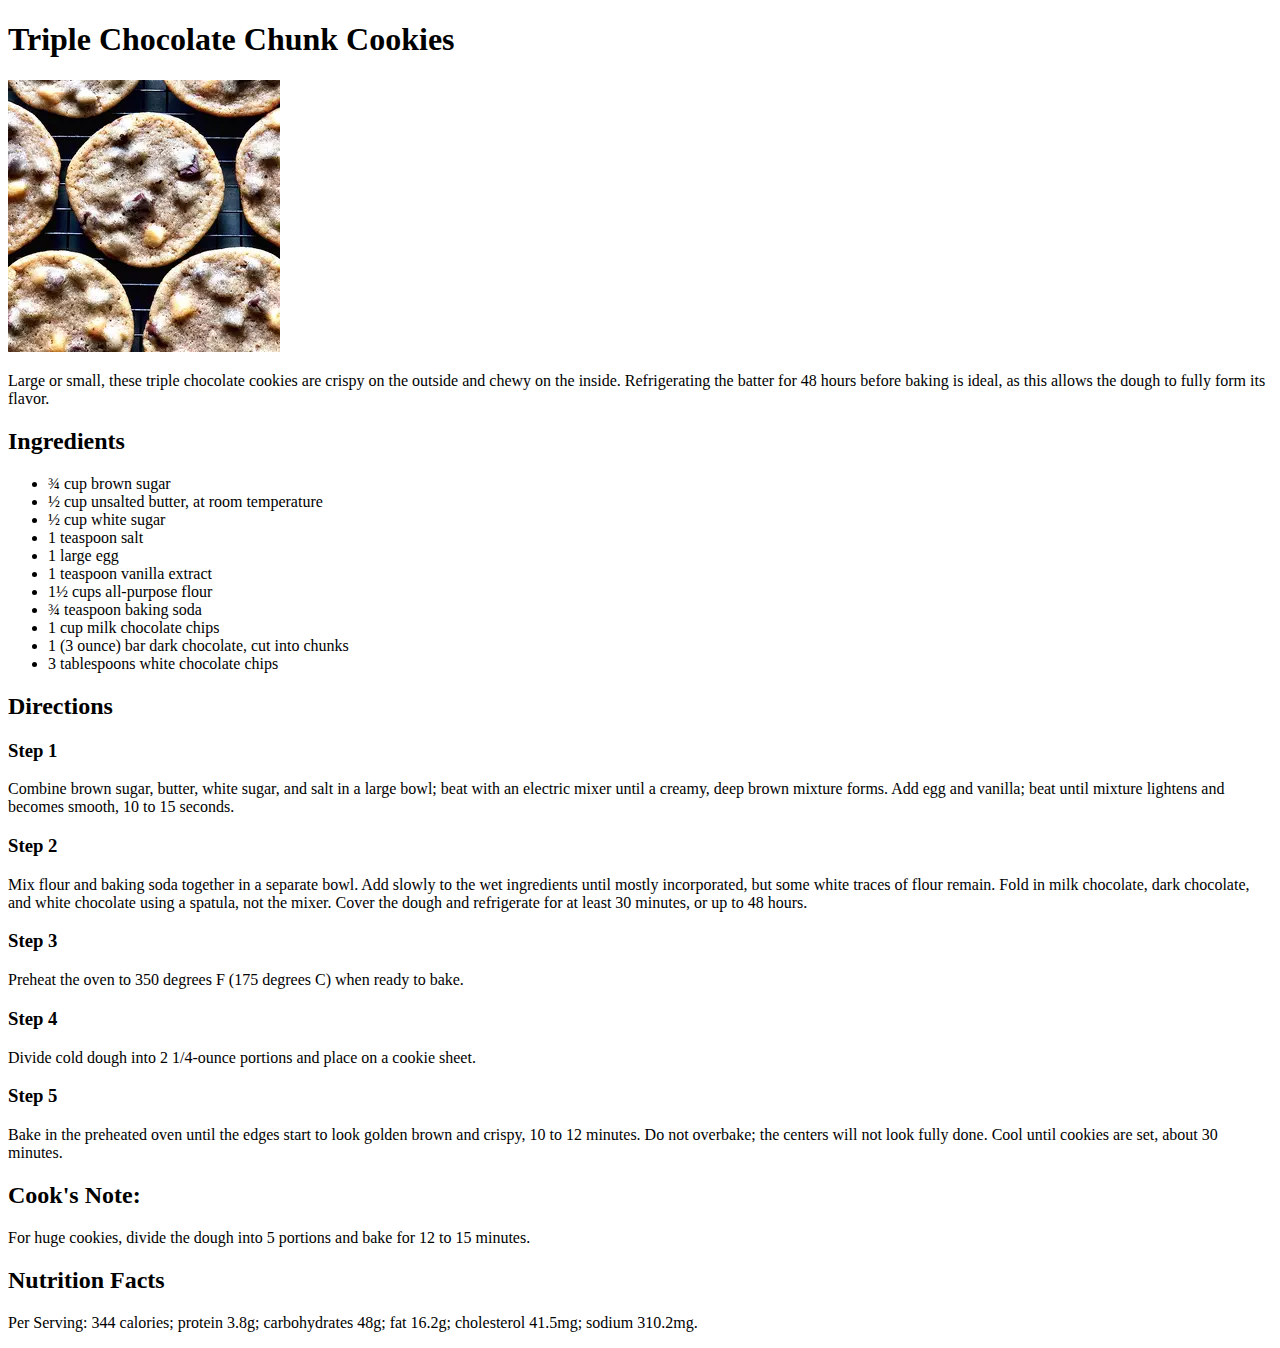
<file: recipes/triple-chocolate-chunk-cookies copy.html>
<!DOCTYPE html>
<html lang="en">

<head>
    <meta charset="UTF-8">
    <meta http-equiv="X-UA-Compatible" content="IE=edge">
    <meta name="viewport" content="width=device-width, initial-scale=1.0">
    <title>Triple-Chocolate-Chunk-Cookies</title>
</head>

<body>
    <h1>Triple Chocolate Chunk Cookies</h1>
    <img src="images/chocolate-chunk-cookies.webp" alt="pork-chop">
    <p>Large or small, these triple chocolate cookies are crispy on the outside and chewy on the inside. Refrigerating
        the batter for 48 hours before baking is ideal, as this allows the dough to fully form its flavor.</p>
    <h2>Ingredients</h2>
    <ul>
        <li>¾ cup brown sugar</li>
        <li>½ cup unsalted butter, at room temperature</li>
        <li>½ cup white sugar</li>
        <li>1 teaspoon salt</li>
        <li>1 large egg </li>
        <li>1 teaspoon vanilla extract</li>
        <li>1½ cups all-purpose flour</li>
        <li>¾ teaspoon baking soda</li>
        <li>1 cup milk chocolate chips</li>
        <li>1 (3 ounce) bar dark chocolate, cut into chunks</li>
        <li>3 tablespoons white chocolate chips</li>
    </ul>
    <h2>Directions</h2>
    <h3>Step 1</h3>
    <p>Combine brown sugar, butter, white sugar, and salt in a large bowl; beat with an electric mixer until a creamy,
        deep brown mixture forms. Add egg and vanilla; beat until mixture lightens and becomes smooth, 10 to 15 seconds.
    </p>
    <h3>Step 2</h3>
    <p>Mix flour and baking soda together in a separate bowl. Add slowly to the wet ingredients until mostly
        incorporated, but some white traces of flour remain. Fold in milk chocolate, dark chocolate, and white chocolate
        using a spatula, not the mixer. Cover the dough and refrigerate for at least 30 minutes, or up to 48 hours.</p>
    <h3>Step 3</h3>
    <p>Preheat the oven to 350 degrees F (175 degrees C) when ready to bake.</p>
    <h3>Step 4</h3>
    <p>Divide cold dough into 2 1/4-ounce portions and place on a cookie sheet.</p>
    <h3>Step 5</h3>
    <p>Bake in the preheated oven until the edges start to look golden brown and crispy, 10 to 12 minutes. Do not
        overbake; the centers will not look fully done. Cool until cookies are set, about 30 minutes.</p>
    <h2>Cook's Note:</h2>
    <p>For huge cookies, divide the dough into 5 portions and bake for 12 to 15 minutes.</p>
    <h2>Nutrition Facts</h2>
    <p>Per Serving: 344 calories; protein 3.8g; carbohydrates 48g; fat 16.2g; cholesterol 41.5mg; sodium 310.2mg.</p>
</body>

</html>
</file>
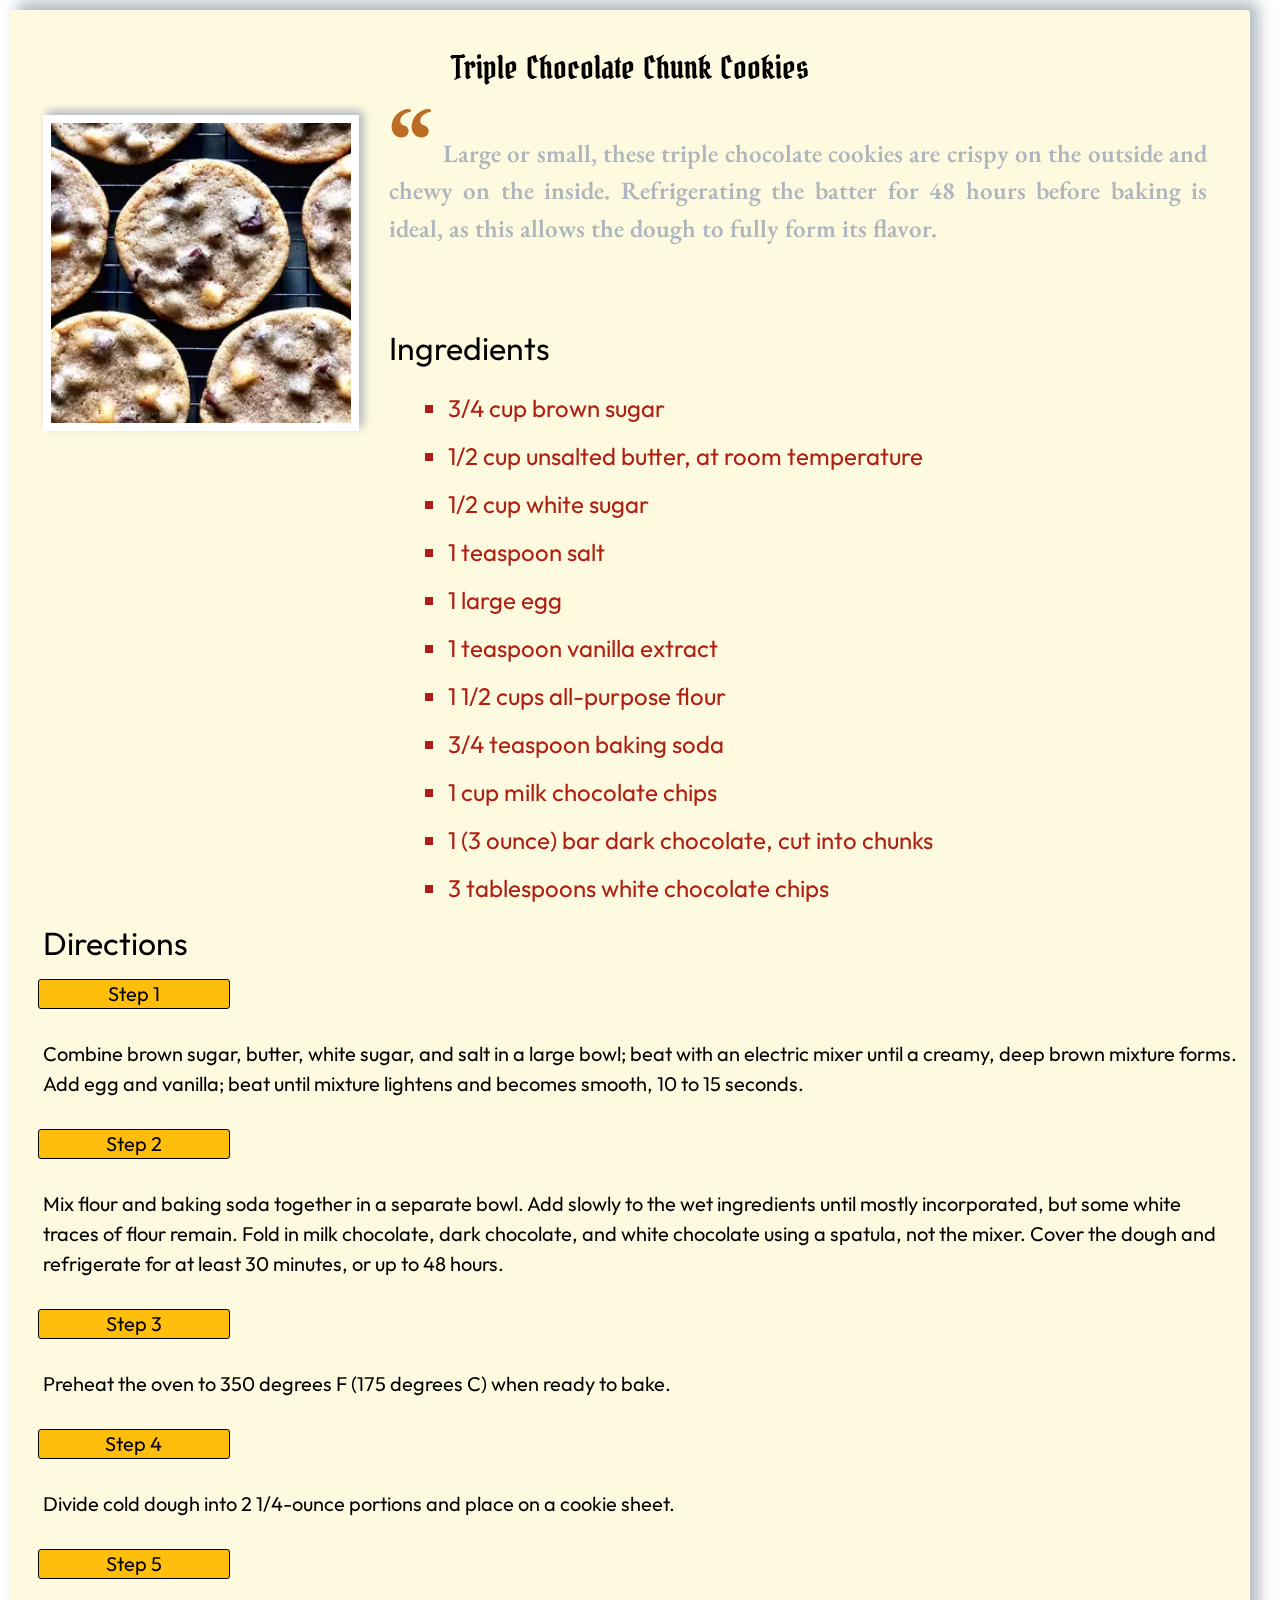
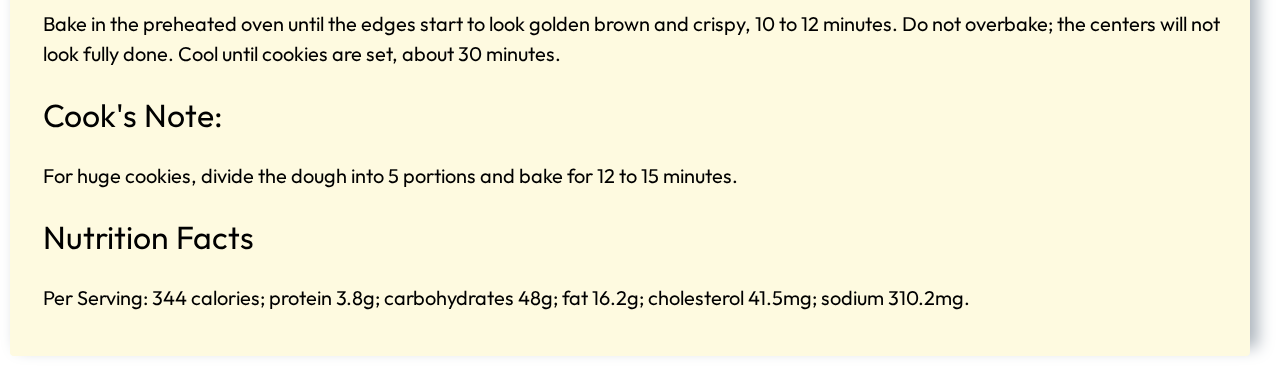
<file: recipes/triple-chocolate-chunk-cookies.html>
<!DOCTYPE html>
<html lang="en">

<head>
    <meta charset="UTF-8">
    <meta http-equiv="X-UA-Compatible" content="IE=edge">
    <meta name="viewport" content="width=device-width, initial-scale=1.0">
    <title>Triple-Chocolate-Chunk-Cookies</title>
    <link rel="stylesheet" href="../style.css">

    <link rel="preconnect" href="https://fonts.googleapis.com">
    <link rel="preconnect" href="https://fonts.gstatic.com" crossorigin>
    <link href="https://fonts.googleapis.com/css2?family=Bokor&family=Outfit:wght@300;400;600&display=swap"
        rel="stylesheet">
    <link rel="preconnect" href="https://fonts.googleapis.com">
    <link rel="preconnect" href="https://fonts.gstatic.com" crossorigin>
    <link
        href="https://fonts.googleapis.com/css2?family=Bokor&family=EB+Garamond&family=Outfit:wght@300;400;600&display=swap"
        rel="stylesheet">
</head>

<body class="backdrop">
    <div id="recipe-card">
        <h1 class="title">Triple Chocolate Chunk Cookies</h1>
        <img class="photo" src="images/chocolate-chunk-cookies.webp" alt="chocolate-chunk-cookies">

        <div class="flexbox">
            <blockquote>
                <p class="quote">Large or small, these triple chocolate cookies are crispy on the outside and chewy on the inside. Refrigerating
                    the batter for 48 hours before baking is ideal, as this allows the dough to fully form its flavor.</p>
            </blockquote>
        </div>
        <div id="space"></div>
        <div class="flexbox-two">
            <h2 class="ingredients">Ingredients</h2>
            <div>
                <ul>
                    <li class="ingredient-item"><sup>3</sup>/<sub>4</sub> cup brown sugar</li>
                    <li class="ingredient-item"><sup>1</sup>/<sub>2</sub> cup unsalted butter, at room temperature</li>
                    <li class="ingredient-item"><sup>1</sup>/<sub>2</sub> cup white sugar</li>
                    <li class="ingredient-item">1 teaspoon salt</li>
                    <li class="ingredient-item">1 large egg </li>
                    <li class="ingredient-item">1 teaspoon vanilla extract</li>
                    <li class="ingredient-item">1 <sup>1</sup>/<sub>2</sub> cups all-purpose flour</li>
                    <li class="ingredient-item"><sup>3</sup>/<sub>4</sub> teaspoon baking soda</li>
                    <li class="ingredient-item">1 cup milk chocolate chips</li>
                    <li class="ingredient-item">1 (3 ounce) bar dark chocolate, cut into chunks</li>
                    <li class="ingredient-item">3 tablespoons white chocolate chips</li>
                </ul>
            </div>
            <h2>Directions</h2>
            <h3 class="step">Step 1</h3>
            <p>Combine brown sugar, butter, white sugar, and salt in a large bowl; beat with an electric mixer until a creamy,
                deep brown mixture forms. Add egg and vanilla; beat until mixture lightens and becomes smooth, 10 to 15 seconds.</p>
            <h3 class="step">Step 2</h3>
            <p>Mix flour and baking soda together in a separate bowl. Add slowly to the wet ingredients until mostly
                incorporated, but some white traces of flour remain. Fold in milk chocolate, dark chocolate, and white chocolate
                using a spatula, not the mixer. Cover the dough and refrigerate for at least 30 minutes, or up to 48 hours.</p>
            <h3 class="step">Step 3</h3>
            <p>Preheat the oven to 350 degrees F (175 degrees C) when ready to bake.</p>
            <h3 class="step">Step 4</h3>
            <p>Divide cold dough into 2 1/4-ounce portions and place on a cookie sheet.</p>
            <h3 class="step">Step 5</h3>
            <p>Bake in the preheated oven until the edges start to look golden brown and crispy, 10 to 12 minutes. Do not
                overbake; the centers will not look fully done. Cool until cookies are set, about 30 minutes.</p>               
            <h2>Cook's Note:</h2>
            <p>For huge cookies, divide the dough into 5 portions and bake for 12 to 15 minutes.</p>
            <h2>Nutrition Facts</h2>
            <p>Per Serving: 344 calories; protein 3.8g; carbohydrates 48g; fat 16.2g; cholesterol 41.5mg; sodium 310.2mg.</p>
        </div>
    </div>
</body>

</html>
</file>
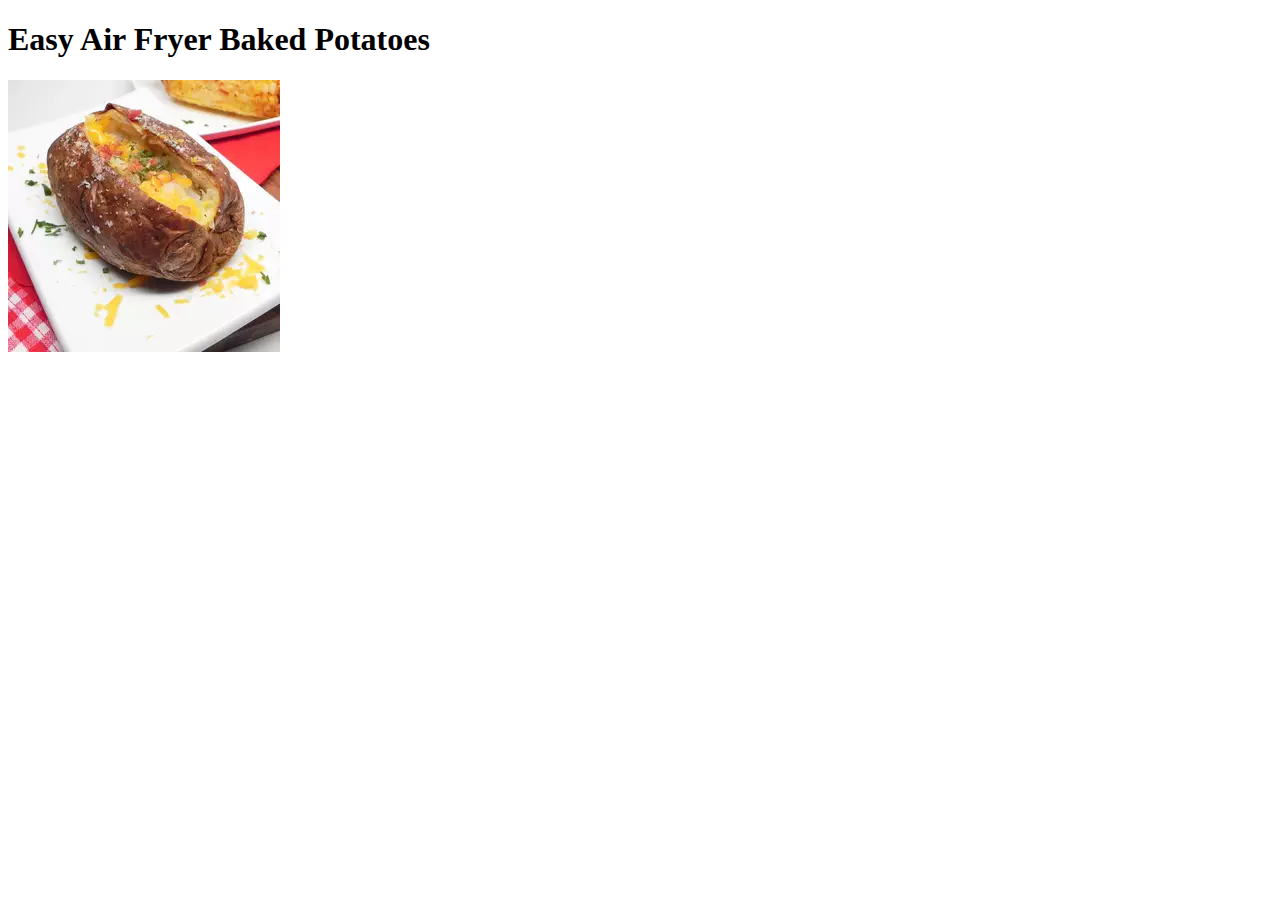
<file: recipes/images/Easy-Air-Fryer-Baked-Potatoes.html>
<!DOCTYPE html>
<!-- saved from url=(0091)file:///Users/melissaschmohl/repros/odin-recipes/recipes/easy-air-fryer-baked-potatoes.html -->
<html lang="en"><head><meta http-equiv="Content-Type" content="text/html; charset=UTF-8">
    
    <meta http-equiv="X-UA-Compatible" content="IE=edge">
    <meta name="viewport" content="width=device-width, initial-scale=1.0">
    <title>Easy-Air-Fryer-Baked-Potatoes</title>
</head>

<body>
    <h1>Easy Air Fryer Baked Potatoes</h1>
    <img src="./Easy-Air-Fryer-Baked-Potatoes_files/baked-potato.webp" alt="potato">


</body></html>
</file>
<file: style.css>
/* ==============RESET CSS============== */
html, body, div, span, applet, object, iframe,
h1, h2, h3, h4, h5, h6, p, blockquote, pre,
a, abbr, acronym, address, big, cite, code,
del, dfn, em, img, ins, kbd, q, s, samp,
small, strike, strong, sub, sup, tt, var,
b, u, i, center,
dl, dt, dd, ol, ul, li,
fieldset, form, label, legend,
table, caption, tbody, tfoot, thead, tr, th, td,
article, aside, canvas, details, embed, 
figure, figcaption, footer, header, hgroup, 
menu, nav, output, ruby, section, summary,
time, mark, audio, video {
	margin: 0;
	padding: 0;
	border: 0;
	font-size: 100%;
	font: inherit;
	vertical-align: baseline;
}
/* HTML5 display-role reset for older browsers */
article, aside, details, figcaption, figure, 
footer, header, hgroup, menu, nav, section {
	display: block;
}
body {
	line-height: 1;
}
ol, ul {
	list-style: none;
}
blockquote, q {
	quotes: none;
}
blockquote:before, blockquote:after,
q:before, q:after {
	content: '';
	content: none;
}
table {
	border-collapse: collapse;
	border-spacing: 0;
}
/* ==============BASE STYLE============== */
* {
    margin: 0;
    padding: 0;
}
header {
    height: 20px;
    background-color: #000;
}
#background-image {
    background-image: url(recipes/images/brooke-lark-08bOYnH_r_E-unsplash.jpg);
    background-size: cover;
    background-repeat: no-repeat;
    height: 100vh;
}
#odin {
    height: 30%;
    position: absolute;
    right: 0;
    padding-right: 5%;
    padding-top: 5%;
}
h1 {
    text-align: center;
    margin-top: 30px;
    margin-bottom: 100px;
    font-family: 'Bokor', cursive;
    font-size: 3em;
}
.body {
    font-family: 'Bokor', cursive;
    font-family: 'Outfit', sans-serif;
    font-size: 20px;
    line-height: 2.5em;
    list-style-type: none;
    top: -50px;
}
li {
    color: #ae2012;
}
.category {
    margin-left: 50%;
}
a {
    color: #ae2012; 
}
a:hover {
    color: #ee9b00;
    font-size: larger;
    filter: drop-shadow(0 0 0.75rem #ae2012);
  }
  /* Selects any <a> that has been visited */
a:visited {
    color: #9c6644;
  }
.recipe-link {
    margin-left: 55%;
    list-style-type: georgian;
}
footer {
    height: 100px;
    background-color: #000;
    margin-top: 40px;
}
#projectBy {
    color: #fff;
    font-size: 10px;
    font-family: 'Outfit', sans-serif;
    text-align: center;
    padding-top: 20px;
}
#odin-project {
    height: 40px;
    width: auto;
    margin-top: 15px;
}
#footer-container {
    display: flex;
    align-items: center;
    justify-content: center;
    flex-direction: column;

}
/* ==============RECIPE PAGES============== */
#recipe-card {
    background-color: #fefae0;
    margin: 10px 30px 30px 10px;
    padding: 1%;
    border-radius: 4px;
    filter: drop-shadow(8px -8px .5rem #adb5bd);
}
.title {
    text-align: center;
    margin-top: 30px;
    margin-bottom: 30px;
    font-family: 'Bokor', cursive;
    font-size: 2em;
}
.photo {
    width: 300px;
    height: auto;
    margin: 0 30px 20px 20px;
    border: 8px solid white;
    filter: drop-shadow(4px -4px .3rem #adb5bd);
    float: left;
}
.quote {
    font-family: 'Outfit', sans-serif;
    font-weight: 600;
    font-size: 2em;
    text-align: justify;
    padding: 0 30px 0 30px;
}
.flexbox .flexbox-two {
    display: flex;
    flex-direction: column;
    align-items: flex-end;
    margin-top: 200px;
}
blockquote {
    border:none;
    font-family: 'EB Garamond', serif;
    line-height: 35px;
    /* margin-bottom:-30px; */
    quotes: "\201C""\201D""\2018""\2019";
}
blockquote .quote {
font-size:25px;
font-family: 'EB Garamond', serif;
color: #adb5bd;
margin-top: 2em;
}
blockquote .quote:before { 
content: open-quote;
font-weight: bold;
font-size:100px;
color:#bc6c25;
float: left;
margin-top: -10px;
margin-right: 10px;
} 
/* blockquote .quote:after { 
content: close-quote;
font-weight: bold;
font-size:100px;
color:#bc6c25;
float: right; 
margin-top: 40px;
} */
#space {
    height: 40px;
}
h2 {
    font-family: 'Outfit', sans-serif;
    font-size: 2em;
    margin: 15px 15px 20px 20px;
}
.ingredients:nth-of-type(1) {
    font-family: 'Outfit', sans-serif;
    /* text-align: center; */
    margin-left: 500px;
    margin-bottom: 20px;
    margin-left: 20px;
}
.ingredient-item {
    font-family: 'Outfit', sans-serif;
    font-size: 1.5em;
    line-height: 2em;
    margin-left: 35%;
    position: relative;
    list-style-type:square;
}
p {
    font-family: 'Outfit', sans-serif;
    font-size: 1.25em;
    line-height: 1.5em;
    /* margin-left: 20px; 
    margin-bottom: 30px; */
    margin: 30px 0 30px 20px;
}
.step {
    font-family: 'Outfit', sans-serif;
    font-size: 1.25em;
    text-align: center;
    padding: 4px;
    border: 1px solid black;
    border-radius: 3px;
    background-color: #ffbe0b;
    margin: 15px;
    width: 15%;
    display: flex;
    align-items: center;
    justify-content: center;
}
</file>
